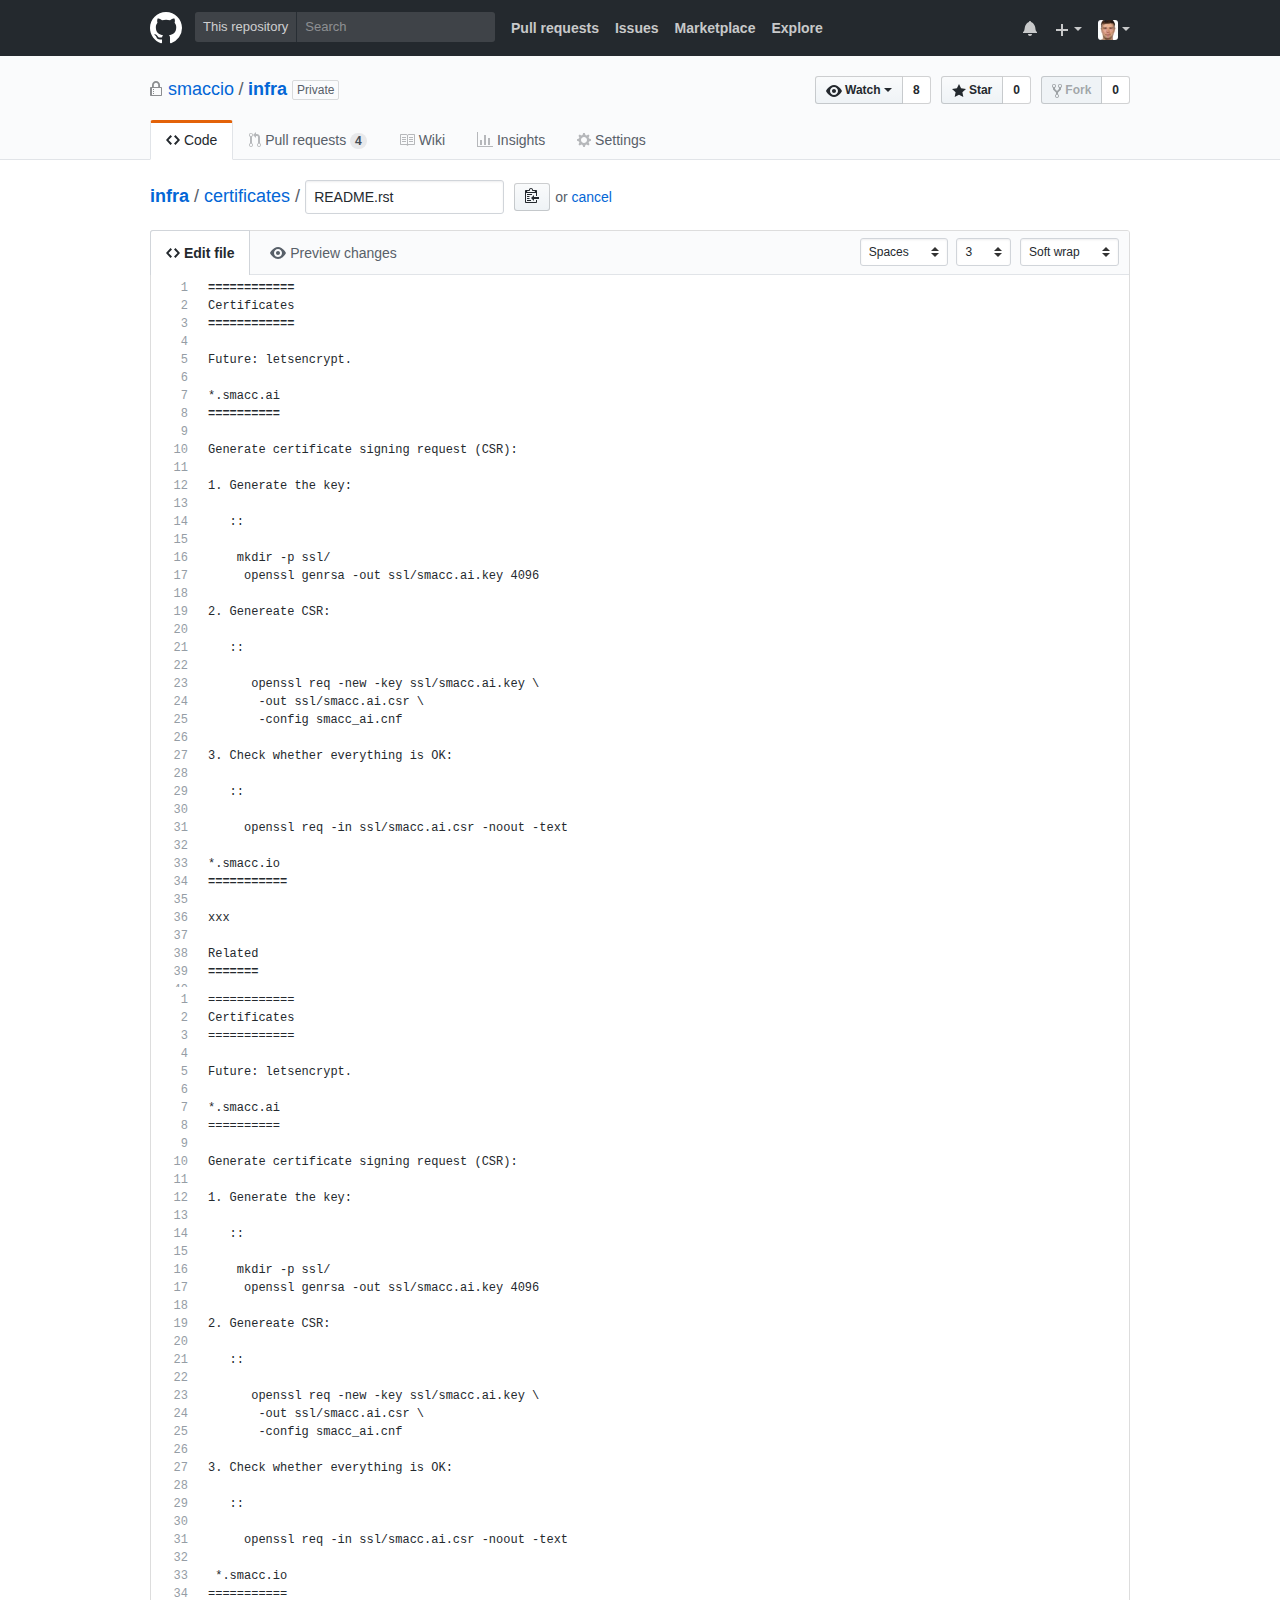
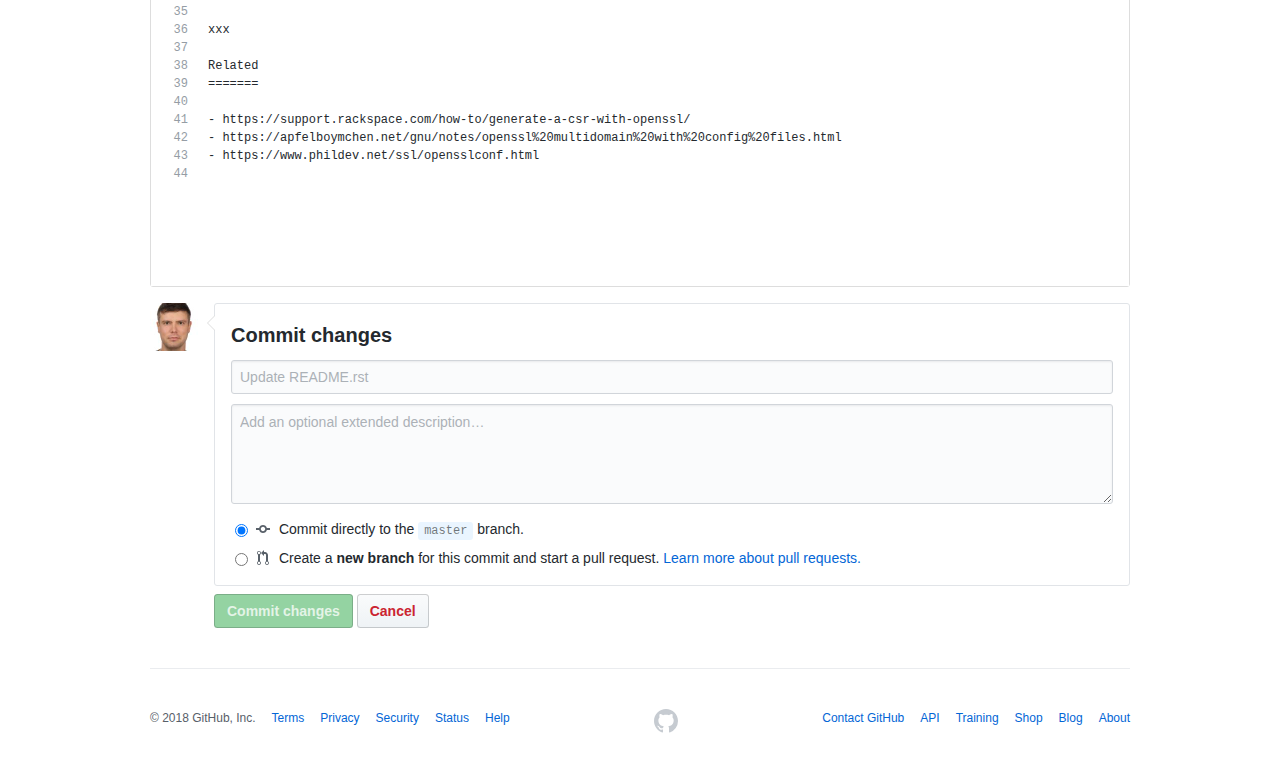
<file: slides/img/Editing infra_README.rst at master · smaccio_infra.htm>
<!DOCTYPE html>
<!-- saved from url=(0068)https://github.com/smaccio/infra/edit/master/certificates/README.rst -->
<html lang="en"><head><meta http-equiv="Content-Type" content="text/html; charset=UTF-8">
    
  <link rel="dns-prefetch" href="https://assets-cdn.github.com/">
  <link rel="dns-prefetch" href="https://avatars0.githubusercontent.com/">
  <link rel="dns-prefetch" href="https://avatars1.githubusercontent.com/">
  <link rel="dns-prefetch" href="https://avatars2.githubusercontent.com/">
  <link rel="dns-prefetch" href="https://avatars3.githubusercontent.com/">
  <link rel="dns-prefetch" href="https://github-cloud.s3.amazonaws.com/">
  <link rel="dns-prefetch" href="https://user-images.githubusercontent.com/">

<meta content="origin-when-cross-origin" name="referrer">

  <link crossorigin="anonymous" href="./Editing infra_README.rst at master · smaccio_infra_files/frameworks-7a12427f1445.css" integrity="sha512-ehJCfxRFqU8Lt/+Hwc4cvp41sPisCp1U2d03SlbM3aKVZcxiYDTVmBsAtOVgAtZ912JFOebwrPXr/JcDNd6bGA==" media="all" rel="stylesheet">
  <link crossorigin="anonymous" href="./Editing infra_README.rst at master · smaccio_infra_files/github-872a1af650d2.css" integrity="sha512-hyoa9lDSdLO4uej148d3a/lqZv7lYLCTxfeR5Imh7UWYWSohQE6Wk7D6S+EF/XjgY9ucI+1FkTxr1DUd5PgHwA==" media="all" rel="stylesheet">
  
  
  
  

  <meta name="viewport" content="width=device-width">
  
  <title>Editing infra/README.rst at master · smaccio/infra</title>
  <link rel="search" type="application/opensearchdescription+xml" href="https://github.com/opensearch.xml" title="GitHub">
  <link rel="fluid-icon" href="https://github.com/fluidicon.png" title="GitHub">
  <meta property="fb:app_id" content="1401488693436528">

    
    <meta content="https://avatars0.githubusercontent.com/u/29305303?s=400&amp;v=4" property="og:image"><meta content="GitHub" property="og:site_name"><meta content="object" property="og:type"><meta content="smaccio/infra" property="og:title"><meta content="https://github.com/smaccio/infra" property="og:url"><meta content="infra - Infrastructure Scripts" property="og:description">

  <link rel="assets" href="https://assets-cdn.github.com/">
  <link rel="web-socket" href="wss://live.github.com/_sockets/VjI6MjM0Njk0NzM1OmY1M2FjMmZhMGRmMTg1ZGJiNjY2NGZjYzRiMGU2NzJiNDJjYTE2OWM2NjU5NGE5YzcxZWUyYTg0OGRmNmI5MjQ=--e722f52a9f422129e0161e54e878ec4a06139f96">
  <meta name="pjax-timeout" content="1000">
  <link rel="sudo-modal" href="https://github.com/sessions/sudo_modal">
  <meta name="request-id" content="C984:6491:1ECEE3B:3523E90:5A8AE73E" data-pjax-transient="">
  

  <meta name="selected-link" value="repo_source" data-pjax-transient="">

    <meta name="google-site-verification" content="KT5gs8h0wvaagLKAVWq8bbeNwnZZK1r1XQysX3xurLU">
  <meta name="google-site-verification" content="ZzhVyEFwb7w3e0-uOTltm8Jsck2F5StVihD0exw2fsA">
  <meta name="google-site-verification" content="GXs5KoUUkNCoaAZn7wPN-t01Pywp9M3sEjnt_3_ZWPc">
    <meta name="google-analytics" content="UA-3769691-2">

<meta content="collector.githubapp.com" name="octolytics-host"><meta content="github" name="octolytics-app-id"><meta content="https://collector.githubapp.com/github-external/browser_event" name="octolytics-event-url"><meta content="C984:6491:1ECEE3B:3523E90:5A8AE73E" name="octolytics-dimension-request_id"><meta content="iad" name="octolytics-dimension-region_edge"><meta content="iad" name="octolytics-dimension-region_render"><meta content="30651937" name="octolytics-actor-id"><meta content="wojciech12" name="octolytics-actor-login"><meta content="beea99e329ea8aee48e044cce9ae14046c73241746583d5a19732a3fb7337ad8" name="octolytics-actor-hash">
<meta content="https://github.com/hydro_browser_events" name="hydro-events-url">
<meta content="/&lt;user-name&gt;/&lt;repo-name&gt;/blob/edit" data-pjax-transient="true" name="analytics-location">




  <meta class="js-ga-set" name="dimension1" content="Logged In">


  

      <meta name="hostname" content="github.com">
    <meta name="user-login" content="wojciech12">

      <meta name="expected-hostname" content="github.com">
    <meta name="js-proxy-site-detection-payload" content="[base64]">

    <meta name="enabled-features" content="UNIVERSE_BANNER,FREE_TRIALS,MARKETPLACE_HERO_CARD_UPLOADER,MARKETPLACE_INSIGHTS,MARKETPLACE_INSIGHTS_CONVERSION_PERCENTAGES">

  <meta name="html-safe-nonce" content="464d2eba288e375d202d78d7e68717ee3a255123">

  <meta http-equiv="x-pjax-version" content="cf966a7bd53b7caccaa5d1c3fd748501">
  

      <link href="https://github.com/smaccio/infra/commits/master.atom?token=AdO2IYjKxut_bpUC0jwOTDkZMgbcN3Xuks64lsg_wA%3D%3D" rel="alternate" title="Recent Commits to infra:master" type="application/atom+xml">

  <meta name="description" content="infra - Infrastructure Scripts">
  <meta name="go-import" content="github.com/smaccio/infra git https://github.com/smaccio/infra.git">

  <meta content="29305303" name="octolytics-dimension-user_id"><meta content="smaccio" name="octolytics-dimension-user_login"><meta content="98297011" name="octolytics-dimension-repository_id"><meta content="smaccio/infra" name="octolytics-dimension-repository_nwo"><meta content="false" name="octolytics-dimension-repository_public"><meta content="false" name="octolytics-dimension-repository_is_fork"><meta content="98297011" name="octolytics-dimension-repository_network_root_id"><meta content="smaccio/infra" name="octolytics-dimension-repository_network_root_nwo"><meta content="false" name="octolytics-dimension-repository_explore_github_marketplace_ci_cta_shown">




  <meta name="browser-stats-url" content="https://api.github.com/_private/browser/stats">

  <meta name="browser-errors-url" content="https://api.github.com/_private/browser/errors">

  <link rel="mask-icon" href="https://assets-cdn.github.com/pinned-octocat.svg" color="#000000">
  <link rel="icon" type="image/x-icon" class="js-site-favicon" href="https://assets-cdn.github.com/favicon.ico">

<meta name="theme-color" content="#1e2327">


  <meta name="u2f-support" content="true">

<link rel="manifest" href="https://github.com/manifest.json" crossorigin="use-credentials">

  </head>

  <body class="logged-in env-production emoji-size-boost page-edit-blob">
    

  <div class="position-relative js-header-wrapper ">
    <a href="https://github.com/smaccio/infra/edit/master/certificates/README.rst#start-of-content" tabindex="1" class="bg-black text-white p-3 show-on-focus js-skip-to-content">Skip to content</a>
    <div id="js-pjax-loader-bar" class="pjax-loader-bar"><div class="progress"></div></div>

    
    
    



        
<header class="Header  f5" role="banner">
  <div class="d-flex px-3 flex-justify-between container-lg">
    <div class="d-flex flex-justify-between ">
      <div class="">
        <a class="header-logo-invertocat" href="https://github.com/" data-hotkey="g d" aria-label="Homepage" data-ga-click="Header, go to dashboard, icon:logo">
  <svg aria-hidden="true" class="octicon octicon-mark-github" height="32" version="1.1" viewBox="0 0 16 16" width="32"><path fill-rule="evenodd" d="M8 0C3.58 0 0 3.58 0 8c0 3.54 2.29 6.53 5.47 7.59.4.07.55-.17.55-.38 0-.19-.01-.82-.01-1.49-2.01.37-2.53-.49-2.69-.94-.09-.23-.48-.94-.82-1.13-.28-.15-.68-.52-.01-.53.63-.01 1.08.58 1.23.82.72 1.21 1.87.87 2.33.66.07-.52.28-.87.51-1.07-1.78-.2-3.64-.89-3.64-3.95 0-.87.31-1.59.82-2.15-.08-.2-.36-1.02.08-2.12 0 0 .67-.21 2.2.82.64-.18 1.32-.27 2-.27.68 0 1.36.09 2 .27 1.53-1.04 2.2-.82 2.2-.82.44 1.1.16 1.92.08 2.12.51.56.82 1.27.82 2.15 0 3.07-1.87 3.75-3.65 3.95.29.25.54.73.54 1.48 0 1.07-.01 1.93-.01 2.2 0 .21.15.46.55.38A8.013 8.013 0 0 0 16 8c0-4.42-3.58-8-8-8z"></path></svg>
</a>

      </div>

    </div>

    <div class="HeaderMenu d-flex flex-justify-between flex-auto">
      <div class="d-flex">
            <div class="">
              <div class="header-search scoped-search site-scoped-search js-site-search" role="search">
  <!-- '"` --><!-- </textarea></xmp> --><form accept-charset="UTF-8" action="https://github.com/smaccio/infra/search" class="js-site-search-form" data-scoped-search-url="/smaccio/infra/search" data-unscoped-search-url="/search" method="get"><div style="margin:0;padding:0;display:inline"><input name="utf8" type="hidden" value="✓"></div>
    <label class="form-control header-search-wrapper js-chromeless-input-container">
        <a href="https://github.com/smaccio/infra/edit/master/certificates/README.rst" class="header-search-scope no-underline">This repository</a>
      <input type="text" class="form-control header-search-input js-site-search-focus js-site-search-field is-clearable" data-hotkey="s" name="q" value="" placeholder="Search" aria-label="Search this repository" data-unscoped-placeholder="Search GitHub" data-scoped-placeholder="Search" autocapitalize="off">
        <input type="hidden" class="js-site-search-type-field" name="type">
    </label>
</form></div>

            </div>

          <ul class="d-flex pl-2 flex-items-center text-bold list-style-none" role="navigation">
            <li>
              <a href="https://github.com/pulls" aria-label="Pull requests you created" class="js-selected-navigation-item HeaderNavlink px-2" data-ga-click="Header, click, Nav menu - item:pulls context:user" data-hotkey="g p" data-selected-links="/pulls /pulls/assigned /pulls/mentioned /pulls">
                Pull requests
</a>            </li>
            <li>
              <a href="https://github.com/issues" aria-label="Issues you created" class="js-selected-navigation-item HeaderNavlink px-2" data-ga-click="Header, click, Nav menu - item:issues context:user" data-hotkey="g i" data-selected-links="/issues /issues/assigned /issues/mentioned /issues">
                Issues
</a>            </li>
                <li>
                  <a href="https://github.com/marketplace" class="js-selected-navigation-item HeaderNavlink px-2" data-ga-click="Header, click, Nav menu - item:marketplace context:user" data-selected-links=" /marketplace">
                    Marketplace
</a>                </li>
            <li>
              <a href="https://github.com/explore" class="js-selected-navigation-item HeaderNavlink px-2" data-ga-click="Header, click, Nav menu - item:explore" data-selected-links="/explore /trending /trending/developers /integrations /integrations/feature/code /integrations/feature/collaborate /integrations/feature/ship showcases showcases_search showcases_landing /explore">
                Explore
</a>            </li>
          </ul>
      </div>

      <div class="d-flex">
        
<ul class="user-nav d-flex flex-items-center list-style-none" id="user-links">
  <li class="dropdown js-menu-container">
    <span class="d-inline-block  px-2">
      
    <a href="https://github.com/notifications" aria-label="You have no unread notifications" class="notification-indicator tooltipped tooltipped-s  js-socket-channel js-notification-indicator" data-channel="notification-changed:30651937" data-ga-click="Header, go to notifications, icon:read" data-hotkey="g n">
        <span class="mail-status "></span>
        <svg aria-hidden="true" class="octicon octicon-bell" height="16" version="1.1" viewBox="0 0 14 16" width="14"><path fill-rule="evenodd" d="M14 12v1H0v-1l.73-.58c.77-.77.81-2.55 1.19-4.42C2.69 3.23 6 2 6 2c0-.55.45-1 1-1s1 .45 1 1c0 0 3.39 1.23 4.16 5 .38 1.88.42 3.66 1.19 4.42l.66.58H14zm-7 4c1.11 0 2-.89 2-2H5c0 1.11.89 2 2 2z"></path></svg>
</a>
    </span>
  </li>

  <li class="dropdown js-menu-container">
    <details class="dropdown-details details-reset js-dropdown-details d-flex px-2 flex-items-center">
      <summary class="HeaderNavlink" aria-label="Create new…" data-ga-click="Header, create new, icon:add">
        <svg aria-hidden="true" class="octicon octicon-plus float-left mr-1 mt-1" height="16" version="1.1" viewBox="0 0 12 16" width="12"><path fill-rule="evenodd" d="M12 9H7v5H5V9H0V7h5V2h2v5h5z"></path></svg>
        <span class="dropdown-caret mt-1"></span>
      </summary>

      <ul class="dropdown-menu dropdown-menu-sw">
        
<a class="dropdown-item" href="https://github.com/new" data-ga-click="Header, create new repository">
  New repository
</a>

  <a class="dropdown-item" href="https://github.com/new/import" data-ga-click="Header, import a repository">
    Import repository
  </a>

<a class="dropdown-item" href="https://gist.github.com/" data-ga-click="Header, create new gist">
  New gist
</a>

  <a class="dropdown-item" href="https://github.com/organizations/new" data-ga-click="Header, create new organization">
    New organization
  </a>




      </ul>
    </details>
  </li>

  <li class="dropdown js-menu-container">

    <details class="dropdown-details details-reset js-dropdown-details d-flex pl-2 flex-items-center">
      <summary class="HeaderNavlink name mt-1" aria-label="View profile and more" data-ga-click="Header, show menu, icon:avatar">
        <img alt="@wojciech12" class="avatar float-left mr-1" src="./Editing infra_README.rst at master · smaccio_infra_files/30651937" height="20" width="20">
        <span class="dropdown-caret"></span>
      </summary>

      <ul class="dropdown-menu dropdown-menu-sw">
        <li class="dropdown-header header-nav-current-user css-truncate">
          Signed in as <strong class="css-truncate-target">wojciech12</strong>
        </li>

        <li class="dropdown-divider"></li>

        <li><a class="dropdown-item" href="https://github.com/wojciech12" data-ga-click="Header, go to profile, text:your profile">
          Your profile
        </a></li>
        <li><a class="dropdown-item" href="https://github.com/wojciech12?tab=stars" data-ga-click="Header, go to starred repos, text:your stars">
          Your stars
        </a></li>
          <li><a class="dropdown-item" href="https://gist.github.com/" data-ga-click="Header, your gists, text:your gists">Your gists</a></li>

        <li class="dropdown-divider"></li>

        <li><a class="dropdown-item" href="https://help.github.com/" data-ga-click="Header, go to help, text:help">
          Help
        </a></li>

        <li><a class="dropdown-item" href="https://github.com/settings/profile" data-ga-click="Header, go to settings, icon:settings">
          Settings
        </a></li>

        <li><!-- '"` --><!-- </textarea></xmp> --><form accept-charset="UTF-8" action="https://github.com/logout" class="logout-form" method="post"><div style="margin:0;padding:0;display:inline"><input name="utf8" type="hidden" value="✓"><input name="authenticity_token" type="hidden" value="VneKOpjDselqBDXYUJzrKiS1oiPw77K3L+HyLKwtvYJFcKv27Stw286ZebOBsuK/sA1xy4VTtFZvhW2cTi5OpA=="></div>
          <button type="submit" class="dropdown-item dropdown-signout" data-ga-click="Header, sign out, icon:logout">
            Sign out
          </button>
        </form></li>
      </ul>
    </details>
  </li>
</ul>



        <!-- '"` --><!-- </textarea></xmp> --><form accept-charset="UTF-8" action="https://github.com/logout" class="sr-only right-0" method="post"><div style="margin:0;padding:0;display:inline"><input name="utf8" type="hidden" value="✓"><input name="authenticity_token" type="hidden" value="I7V+NEHGymcxUM82lHCEF0D1BoABLKDTBrU6YwIoMhowsl/4NC4LVZXNg11FXo2C1E3VaHSQpjJG0aXT4CvBPA=="></div>
          <button type="submit" class="dropdown-item dropdown-signout" data-ga-click="Header, sign out, icon:logout">
            Sign out
          </button>
</form>      </div>
    </div>
  </div>
</header>

      

  </div>

  <div id="start-of-content" class="show-on-focus"></div>

    <div id="js-flash-container">
</div>



  <div role="main" class="application-main ">
        <div itemscope="" itemtype="http://schema.org/SoftwareSourceCode" class="">
    <div id="js-repo-pjax-container" data-pjax-container="">
      



  



  <div class="pagehead repohead instapaper_ignore readability-menu experiment-repo-nav  ">
    <div class="repohead-details-container clearfix container">

      <ul class="pagehead-actions">
  <li>
        <!-- '"` --><!-- </textarea></xmp> --><form accept-charset="UTF-8" action="https://github.com/notifications/subscribe" class="js-social-container" data-autosubmit="true" data-remote="true" method="post"><div style="margin:0;padding:0;display:inline"><input name="utf8" type="hidden" value="✓"><input name="authenticity_token" type="hidden" value="mGaESxqYZ48pVDeIlFotZ1XIZ6iRnOpgkRBkE5wiFFEK4rQV75XKhHluW5I5tz+11qnrpw1pKZqnT3UsW0yVNw=="></div>      <input class="form-control" id="repository_id" name="repository_id" type="hidden" value="98297011">

        <div class="select-menu js-menu-container js-select-menu">
          <a href="https://github.com/smaccio/infra/subscription" class="btn btn-sm btn-with-count select-menu-button js-menu-target" role="button" aria-haspopup="true" aria-expanded="false" aria-label="Toggle repository notifications menu" data-ga-click="Repository, click Watch settings, action:blob#edit">
            <span class="js-select-button">
                <svg aria-hidden="true" class="octicon octicon-eye" height="16" version="1.1" viewBox="0 0 16 16" width="16"><path fill-rule="evenodd" d="M8.06 2C3 2 0 8 0 8s3 6 8.06 6C13 14 16 8 16 8s-3-6-7.94-6zM8 12c-2.2 0-4-1.78-4-4 0-2.2 1.8-4 4-4 2.22 0 4 1.8 4 4 0 2.22-1.78 4-4 4zm2-4c0 1.11-.89 2-2 2-1.11 0-2-.89-2-2 0-1.11.89-2 2-2 1.11 0 2 .89 2 2z"></path></svg>
                Watch
            </span>
          </a>
          <a class="social-count js-social-count" href="https://github.com/smaccio/infra/watchers" aria-label="8 users are watching this repository">
            8
          </a>

        <div class="select-menu-modal-holder">
          <div class="select-menu-modal subscription-menu-modal js-menu-content">
            <div class="select-menu-header js-navigation-enable" tabindex="-1">
              <svg aria-label="Close" class="octicon octicon-x js-menu-close" height="16" role="img" version="1.1" viewBox="0 0 12 16" width="12"><path fill-rule="evenodd" d="M7.48 8l3.75 3.75-1.48 1.48L6 9.48l-3.75 3.75-1.48-1.48L4.52 8 .77 4.25l1.48-1.48L6 6.52l3.75-3.75 1.48 1.48z"></path></svg>
              <span class="select-menu-title">Notifications</span>
            </div>

              <div class="select-menu-list js-navigation-container" role="menu">

                <div class="select-menu-item js-navigation-item selected" role="menuitem" tabindex="0">
                  <svg aria-hidden="true" class="octicon octicon-check select-menu-item-icon" height="16" version="1.1" viewBox="0 0 12 16" width="12"><path fill-rule="evenodd" d="M12 5l-8 8-4-4 1.5-1.5L4 10l6.5-6.5z"></path></svg>
                  <div class="select-menu-item-text">
                    <input checked="checked" id="do_included" name="do" type="radio" value="included">
                    <span class="select-menu-item-heading">Not watching</span>
                    <span class="description">Be notified when participating or @mentioned.</span>
                    <span class="js-select-button-text hidden-select-button-text">
                      <svg aria-hidden="true" class="octicon octicon-eye" height="16" version="1.1" viewBox="0 0 16 16" width="16"><path fill-rule="evenodd" d="M8.06 2C3 2 0 8 0 8s3 6 8.06 6C13 14 16 8 16 8s-3-6-7.94-6zM8 12c-2.2 0-4-1.78-4-4 0-2.2 1.8-4 4-4 2.22 0 4 1.8 4 4 0 2.22-1.78 4-4 4zm2-4c0 1.11-.89 2-2 2-1.11 0-2-.89-2-2 0-1.11.89-2 2-2 1.11 0 2 .89 2 2z"></path></svg>
                      Watch
                    </span>
                  </div>
                </div>

                <div class="select-menu-item js-navigation-item " role="menuitem" tabindex="0">
                  <svg aria-hidden="true" class="octicon octicon-check select-menu-item-icon" height="16" version="1.1" viewBox="0 0 12 16" width="12"><path fill-rule="evenodd" d="M12 5l-8 8-4-4 1.5-1.5L4 10l6.5-6.5z"></path></svg>
                  <div class="select-menu-item-text">
                    <input id="do_subscribed" name="do" type="radio" value="subscribed">
                    <span class="select-menu-item-heading">Watching</span>
                    <span class="description">Be notified of all conversations.</span>
                    <span class="js-select-button-text hidden-select-button-text">
                      <svg aria-hidden="true" class="octicon octicon-eye" height="16" version="1.1" viewBox="0 0 16 16" width="16"><path fill-rule="evenodd" d="M8.06 2C3 2 0 8 0 8s3 6 8.06 6C13 14 16 8 16 8s-3-6-7.94-6zM8 12c-2.2 0-4-1.78-4-4 0-2.2 1.8-4 4-4 2.22 0 4 1.8 4 4 0 2.22-1.78 4-4 4zm2-4c0 1.11-.89 2-2 2-1.11 0-2-.89-2-2 0-1.11.89-2 2-2 1.11 0 2 .89 2 2z"></path></svg>
                        Unwatch
                    </span>
                  </div>
                </div>

                <div class="select-menu-item js-navigation-item " role="menuitem" tabindex="0">
                  <svg aria-hidden="true" class="octicon octicon-check select-menu-item-icon" height="16" version="1.1" viewBox="0 0 12 16" width="12"><path fill-rule="evenodd" d="M12 5l-8 8-4-4 1.5-1.5L4 10l6.5-6.5z"></path></svg>
                  <div class="select-menu-item-text">
                    <input id="do_ignore" name="do" type="radio" value="ignore">
                    <span class="select-menu-item-heading">Ignoring</span>
                    <span class="description">Never be notified.</span>
                    <span class="js-select-button-text hidden-select-button-text">
                      <svg aria-hidden="true" class="octicon octicon-mute" height="16" version="1.1" viewBox="0 0 16 16" width="16"><path fill-rule="evenodd" d="M8 2.81v10.38c0 .67-.81 1-1.28.53L3 10H1c-.55 0-1-.45-1-1V7c0-.55.45-1 1-1h2l3.72-3.72C7.19 1.81 8 2.14 8 2.81zm7.53 3.22l-1.06-1.06-1.97 1.97-1.97-1.97-1.06 1.06L11.44 8 9.47 9.97l1.06 1.06 1.97-1.97 1.97 1.97 1.06-1.06L13.56 8l1.97-1.97z"></path></svg>
                        Stop ignoring
                    </span>
                  </div>
                </div>

              </div>

            </div>
          </div>
        </div>
</form>
  </li>

  <li>
    
  <div class="js-toggler-container js-social-container starring-container ">
    <!-- '"` --><!-- </textarea></xmp> --><form accept-charset="UTF-8" action="https://github.com/smaccio/infra/unstar" class="starred js-social-form" method="post"><div style="margin:0;padding:0;display:inline"><input name="utf8" type="hidden" value="✓"><input name="authenticity_token" type="hidden" value="PyAROjSBI9b2orwJpw5QjssfA98GzcUsA3i+wVhfsKUF1TvINYN+m4nJ2jEtMGVQbfHQz80ET6KjdUrX0gvsdg=="></div>
      <input type="hidden" name="context" value="repository">
      <button type="submit" class="btn btn-sm btn-with-count js-toggler-target" aria-label="Unstar this repository" title="Unstar smaccio/infra" data-ga-click="Repository, click unstar button, action:blob#edit; text:Unstar">
        <svg aria-hidden="true" class="octicon octicon-star" height="16" version="1.1" viewBox="0 0 14 16" width="14"><path fill-rule="evenodd" d="M14 6l-4.9-.64L7 1 4.9 5.36 0 6l3.6 3.26L2.67 14 7 11.67 11.33 14l-.93-4.74z"></path></svg>
        Unstar
      </button>
        <a class="social-count js-social-count" href="https://github.com/smaccio/infra/stargazers" aria-label="0 users starred this repository">
          0
        </a>
</form>
    <!-- '"` --><!-- </textarea></xmp> --><form accept-charset="UTF-8" action="https://github.com/smaccio/infra/star" class="unstarred js-social-form" method="post"><div style="margin:0;padding:0;display:inline"><input name="utf8" type="hidden" value="✓"><input name="authenticity_token" type="hidden" value="eQhROS8VMwEWhTHrDPOZZYG96c4qgQYMNOXqCFUHuPos6/VrEo7fULgc2PlOSxEKQoANx0u0EwPREG4eJjdmpQ=="></div>
      <input type="hidden" name="context" value="repository">
      <button type="submit" class="btn btn-sm btn-with-count js-toggler-target" aria-label="Star this repository" title="Star smaccio/infra" data-ga-click="Repository, click star button, action:blob#edit; text:Star">
        <svg aria-hidden="true" class="octicon octicon-star" height="16" version="1.1" viewBox="0 0 14 16" width="14"><path fill-rule="evenodd" d="M14 6l-4.9-.64L7 1 4.9 5.36 0 6l3.6 3.26L2.67 14 7 11.67 11.33 14l-.93-4.74z"></path></svg>
        Star
      </button>
        <a class="social-count js-social-count" href="https://github.com/smaccio/infra/stargazers" aria-label="0 users starred this repository">
          0
        </a>
</form>  </div>

  </li>

  <li>
        <span aria-label="Cannot fork because forking is disabled." class="btn btn-sm btn-with-count disabled" title="Cannot fork because forking is disabled.">
          <svg aria-hidden="true" class="octicon octicon-repo-forked" height="16" version="1.1" viewBox="0 0 10 16" width="10"><path fill-rule="evenodd" d="M8 1a1.993 1.993 0 0 0-1 3.72V6L5 8 3 6V4.72A1.993 1.993 0 0 0 2 1a1.993 1.993 0 0 0-1 3.72V6.5l3 3v1.78A1.993 1.993 0 0 0 5 15a1.993 1.993 0 0 0 1-3.72V9.5l3-3V4.72A1.993 1.993 0 0 0 8 1zM2 4.2C1.34 4.2.8 3.65.8 3c0-.65.55-1.2 1.2-1.2.65 0 1.2.55 1.2 1.2 0 .65-.55 1.2-1.2 1.2zm3 10c-.66 0-1.2-.55-1.2-1.2 0-.65.55-1.2 1.2-1.2.65 0 1.2.55 1.2 1.2 0 .65-.55 1.2-1.2 1.2zm3-10c-.66 0-1.2-.55-1.2-1.2 0-.65.55-1.2 1.2-1.2.65 0 1.2.55 1.2 1.2 0 .65-.55 1.2-1.2 1.2z"></path></svg>
          Fork
</span>
    <a href="https://github.com/smaccio/infra/network" class="social-count" aria-label="0 users forked this repository">
      0
    </a>
  </li>
</ul>

      <h1 class="private ">
  <svg aria-hidden="true" class="octicon octicon-lock" height="16" version="1.1" viewBox="0 0 12 16" width="12"><path fill-rule="evenodd" d="M4 13H3v-1h1v1zm8-6v7c0 .55-.45 1-1 1H1c-.55 0-1-.45-1-1V7c0-.55.45-1 1-1h1V4c0-2.2 1.8-4 4-4s4 1.8 4 4v2h1c.55 0 1 .45 1 1zM3.8 6h4.41V4c0-1.22-.98-2.2-2.2-2.2-1.22 0-2.2.98-2.2 2.2v2H3.8zM11 7H2v7h9V7zM4 8H3v1h1V8zm0 2H3v1h1v-1z"></path></svg>
  <span class="author" itemprop="author"><a href="https://github.com/smaccio" class="url fn" rel="author">smaccio</a></span><!--
--><span class="path-divider">/</span><!--
--><strong itemprop="name"><a href="https://github.com/smaccio/infra" data-pjax="#js-repo-pjax-container">infra</a></strong>
    <span class="Label Label--outline v-align-middle">Private</span>

</h1>

    </div>
    
<nav class="reponav js-repo-nav js-sidenav-container-pjax container" itemscope="" itemtype="http://schema.org/BreadcrumbList" role="navigation" data-pjax="#js-repo-pjax-container">

  <span itemscope="" itemtype="http://schema.org/ListItem" itemprop="itemListElement">
    <a href="https://github.com/smaccio/infra" class="js-selected-navigation-item selected reponav-item" data-hotkey="g c" data-selected-links="repo_source repo_downloads repo_commits repo_releases repo_tags repo_branches repo_packages /smaccio/infra" itemprop="url">
      <svg aria-hidden="true" class="octicon octicon-code" height="16" version="1.1" viewBox="0 0 14 16" width="14"><path fill-rule="evenodd" d="M9.5 3L8 4.5 11.5 8 8 11.5 9.5 13 14 8 9.5 3zm-5 0L0 8l4.5 5L6 11.5 2.5 8 6 4.5 4.5 3z"></path></svg>
      <span itemprop="name">Code</span>
      <meta itemprop="position" content="1">
</a>  </span>


  <span itemscope="" itemtype="http://schema.org/ListItem" itemprop="itemListElement">
    <a href="https://github.com/smaccio/infra/pulls" class="js-selected-navigation-item reponav-item" data-hotkey="g p" data-selected-links="repo_pulls checks /smaccio/infra/pulls" itemprop="url">
      <svg aria-hidden="true" class="octicon octicon-git-pull-request" height="16" version="1.1" viewBox="0 0 12 16" width="12"><path fill-rule="evenodd" d="M11 11.28V5c-.03-.78-.34-1.47-.94-2.06C9.46 2.35 8.78 2.03 8 2H7V0L4 3l3 3V4h1c.27.02.48.11.69.31.21.2.3.42.31.69v6.28A1.993 1.993 0 0 0 10 15a1.993 1.993 0 0 0 1-3.72zm-1 2.92c-.66 0-1.2-.55-1.2-1.2 0-.65.55-1.2 1.2-1.2.65 0 1.2.55 1.2 1.2 0 .65-.55 1.2-1.2 1.2zM4 3c0-1.11-.89-2-2-2a1.993 1.993 0 0 0-1 3.72v6.56A1.993 1.993 0 0 0 2 15a1.993 1.993 0 0 0 1-3.72V4.72c.59-.34 1-.98 1-1.72zm-.8 10c0 .66-.55 1.2-1.2 1.2-.65 0-1.2-.55-1.2-1.2 0-.65.55-1.2 1.2-1.2.65 0 1.2.55 1.2 1.2zM2 4.2C1.34 4.2.8 3.65.8 3c0-.65.55-1.2 1.2-1.2.65 0 1.2.55 1.2 1.2 0 .65-.55 1.2-1.2 1.2z"></path></svg>
      <span itemprop="name">Pull requests</span>
      <span class="Counter">4</span>
      <meta itemprop="position" content="3">
</a>  </span>


    <a href="https://github.com/smaccio/infra/wiki" class="js-selected-navigation-item reponav-item" data-hotkey="g w" data-selected-links="repo_wiki /smaccio/infra/wiki">
      <svg aria-hidden="true" class="octicon octicon-book" height="16" version="1.1" viewBox="0 0 16 16" width="16"><path fill-rule="evenodd" d="M3 5h4v1H3V5zm0 3h4V7H3v1zm0 2h4V9H3v1zm11-5h-4v1h4V5zm0 2h-4v1h4V7zm0 2h-4v1h4V9zm2-6v9c0 .55-.45 1-1 1H9.5l-1 1-1-1H2c-.55 0-1-.45-1-1V3c0-.55.45-1 1-1h5.5l1 1 1-1H15c.55 0 1 .45 1 1zm-8 .5L7.5 3H2v9h6V3.5zm7-.5H9.5l-.5.5V12h6V3z"></path></svg>
      Wiki
</a>

  <a href="https://github.com/smaccio/infra/pulse" class="js-selected-navigation-item reponav-item" data-selected-links="repo_graphs repo_contributors dependency_graph pulse /smaccio/infra/pulse">
    <svg aria-hidden="true" class="octicon octicon-graph" height="16" version="1.1" viewBox="0 0 16 16" width="16"><path fill-rule="evenodd" d="M16 14v1H0V0h1v14h15zM5 13H3V8h2v5zm4 0H7V3h2v10zm4 0h-2V6h2v7z"></path></svg>
    Insights
</a>
    <a href="https://github.com/smaccio/infra/settings" class="js-selected-navigation-item reponav-item" data-selected-links="repo_settings repo_branch_settings hooks integration_installations repo_keys_settings /smaccio/infra/settings">
      <svg aria-hidden="true" class="octicon octicon-gear" height="16" version="1.1" viewBox="0 0 14 16" width="14"><path fill-rule="evenodd" d="M14 8.77v-1.6l-1.94-.64-.45-1.09.88-1.84-1.13-1.13-1.81.91-1.09-.45-.69-1.92h-1.6l-.63 1.94-1.11.45-1.84-.88-1.13 1.13.91 1.81-.45 1.09L0 7.23v1.59l1.94.64.45 1.09-.88 1.84 1.13 1.13 1.81-.91 1.09.45.69 1.92h1.59l.63-1.94 1.11-.45 1.84.88 1.13-1.13-.92-1.81.47-1.09L14 8.75v.02zM7 11c-1.66 0-3-1.34-3-3s1.34-3 3-3 3 1.34 3 3-1.34 3-3 3z"></path></svg>
      Settings
</a>
</nav>


  </div>

<div class="container new-discussion-timeline experiment-repo-nav  ">
  <div class="repository-content ">

    


  


  <div class="file-box">
    <!-- '"` --><!-- </textarea></xmp> --><form accept-charset="UTF-8" action="https://github.com/smaccio/infra/preview/master/certificates/README.rst" class="d-none js-blob-preview-form" method="post"><div style="margin:0;padding:0;display:inline"><input name="utf8" type="hidden" value="✓"><input name="authenticity_token" type="hidden" value="cKU8zXaWYGFV1Vw1EixE+FxGJj0+MNi1eB/IDWeXKUJGXmPaoEO+OBdLhq6/87aEBSsJW2xKBmE9bZ0cIqkP1w=="></div>
      <input type="hidden" name="code">
      <input type="hidden" name="commit">
      <input type="hidden" name="blobname">
      <input type="hidden" name="willcreatebranch">
      <input type="hidden" name="checkConflict">
</form>    <!-- '"` --><!-- </textarea></xmp> --><form accept-charset="UTF-8" action="https://github.com/smaccio/infra/tree-save/master/certificates/README.rst" class="js-blob-form" data-github-confirm-unload="Your edits will be lost." id="new_blob" method="post"><div style="margin:0;padding:0;display:inline"><input name="utf8" type="hidden" value="✓"><input name="authenticity_token" type="hidden" value="4npEeQl2VS8hOjklCDPCJd5/xYjLn0ACppQBeAtjfmS6CiaCdAEOaKYwds15Sczy3AqvVOKLVC98kmmyNg91Ng=="></div>
      

<div class="breadcrumb js-zeroclipboard-container">
    <div class="editor-gitignore-template js-gitignore-template js-template-suggestion d-none" data-template-suggestion-pattern="^(.+\/)?\.gitignore$">
      Want to use a <code>.gitignore</code> template?
      <span class="select-menu js-menu-container js-select-menu">
  <button class="btn btn-sm select-menu-button js-menu-target" aria-haspopup="true" aria-expanded="false" type="button">
    <i>Choose .gitignore:</i>
    <span class="js-select-button">None</span>
  </button>

  <div class="select-menu-modal-holder select-menu-git-ignore js-menu-content js-navigation-container">

    <div class="select-menu-modal">
      <div class="select-menu-header">
        <svg aria-label="Close" class="octicon octicon-x js-menu-close" height="16" role="img" version="1.1" viewBox="0 0 12 16" width="12"><path fill-rule="evenodd" d="M7.48 8l3.75 3.75-1.48 1.48L6 9.48l-3.75 3.75-1.48-1.48L4.52 8 .77 4.25l1.48-1.48L6 6.52l3.75-3.75 1.48 1.48z"></path></svg>
        <span class="select-menu-title">.gitignore</span>
      </div>

      <div class="select-menu-filters">
        <div class="select-menu-text-filter">
          <input type="text" id="context-ignore-filter-field" class="form-control js-filterable-field js-navigation-enable" placeholder="Filter ignores…" aria-label="Choose .gitignore type">
        </div>
      </div>

      <div class="select-menu-list" role="menu">
        <div data-filterable-for="context-ignore-filter-field">
            <div class="select-menu-item js-navigation-item" role="menuitem">
              <input data-template-url="https://github.com/site/gitignore/Actionscript" id="gitignore-actionscript_Actionscript" name="gitignore-actionscript" type="radio" value="Actionscript">
              <svg aria-hidden="true" class="octicon octicon-check select-menu-item-icon" height="16" version="1.1" viewBox="0 0 12 16" width="12"><path fill-rule="evenodd" d="M12 5l-8 8-4-4 1.5-1.5L4 10l6.5-6.5z"></path></svg>
              <div class="select-menu-item-text js-select-button-text">Actionscript</div>
            </div>
            <div class="select-menu-item js-navigation-item" role="menuitem">
              <input data-template-url="https://github.com/site/gitignore/Ada" id="gitignore-ada_Ada" name="gitignore-ada" type="radio" value="Ada">
              <svg aria-hidden="true" class="octicon octicon-check select-menu-item-icon" height="16" version="1.1" viewBox="0 0 12 16" width="12"><path fill-rule="evenodd" d="M12 5l-8 8-4-4 1.5-1.5L4 10l6.5-6.5z"></path></svg>
              <div class="select-menu-item-text js-select-button-text">Ada</div>
            </div>
            <div class="select-menu-item js-navigation-item" role="menuitem">
              <input data-template-url="https://github.com/site/gitignore/Agda" id="gitignore-agda_Agda" name="gitignore-agda" type="radio" value="Agda">
              <svg aria-hidden="true" class="octicon octicon-check select-menu-item-icon" height="16" version="1.1" viewBox="0 0 12 16" width="12"><path fill-rule="evenodd" d="M12 5l-8 8-4-4 1.5-1.5L4 10l6.5-6.5z"></path></svg>
              <div class="select-menu-item-text js-select-button-text">Agda</div>
            </div>
            <div class="select-menu-item js-navigation-item" role="menuitem">
              <input data-template-url="https://github.com/site/gitignore/Android" id="gitignore-android_Android" name="gitignore-android" type="radio" value="Android">
              <svg aria-hidden="true" class="octicon octicon-check select-menu-item-icon" height="16" version="1.1" viewBox="0 0 12 16" width="12"><path fill-rule="evenodd" d="M12 5l-8 8-4-4 1.5-1.5L4 10l6.5-6.5z"></path></svg>
              <div class="select-menu-item-text js-select-button-text">Android</div>
            </div>
            <div class="select-menu-item js-navigation-item" role="menuitem">
              <input data-template-url="https://github.com/site/gitignore/AppEngine" id="gitignore-appengine_AppEngine" name="gitignore-appengine" type="radio" value="AppEngine">
              <svg aria-hidden="true" class="octicon octicon-check select-menu-item-icon" height="16" version="1.1" viewBox="0 0 12 16" width="12"><path fill-rule="evenodd" d="M12 5l-8 8-4-4 1.5-1.5L4 10l6.5-6.5z"></path></svg>
              <div class="select-menu-item-text js-select-button-text">AppEngine</div>
            </div>
            <div class="select-menu-item js-navigation-item" role="menuitem">
              <input data-template-url="https://github.com/site/gitignore/AppceleratorTitanium" id="gitignore-appceleratortitanium_AppceleratorTitanium" name="gitignore-appceleratortitanium" type="radio" value="AppceleratorTitanium">
              <svg aria-hidden="true" class="octicon octicon-check select-menu-item-icon" height="16" version="1.1" viewBox="0 0 12 16" width="12"><path fill-rule="evenodd" d="M12 5l-8 8-4-4 1.5-1.5L4 10l6.5-6.5z"></path></svg>
              <div class="select-menu-item-text js-select-button-text">AppceleratorTitanium</div>
            </div>
            <div class="select-menu-item js-navigation-item" role="menuitem">
              <input data-template-url="https://github.com/site/gitignore/ArchLinuxPackages" id="gitignore-archlinuxpackages_ArchLinuxPackages" name="gitignore-archlinuxpackages" type="radio" value="ArchLinuxPackages">
              <svg aria-hidden="true" class="octicon octicon-check select-menu-item-icon" height="16" version="1.1" viewBox="0 0 12 16" width="12"><path fill-rule="evenodd" d="M12 5l-8 8-4-4 1.5-1.5L4 10l6.5-6.5z"></path></svg>
              <div class="select-menu-item-text js-select-button-text">ArchLinuxPackages</div>
            </div>
            <div class="select-menu-item js-navigation-item" role="menuitem">
              <input data-template-url="https://github.com/site/gitignore/Autotools" id="gitignore-autotools_Autotools" name="gitignore-autotools" type="radio" value="Autotools">
              <svg aria-hidden="true" class="octicon octicon-check select-menu-item-icon" height="16" version="1.1" viewBox="0 0 12 16" width="12"><path fill-rule="evenodd" d="M12 5l-8 8-4-4 1.5-1.5L4 10l6.5-6.5z"></path></svg>
              <div class="select-menu-item-text js-select-button-text">Autotools</div>
            </div>
            <div class="select-menu-item js-navigation-item" role="menuitem">
              <input data-template-url="https://github.com/site/gitignore/C" id="gitignore-c_C" name="gitignore-c" type="radio" value="C">
              <svg aria-hidden="true" class="octicon octicon-check select-menu-item-icon" height="16" version="1.1" viewBox="0 0 12 16" width="12"><path fill-rule="evenodd" d="M12 5l-8 8-4-4 1.5-1.5L4 10l6.5-6.5z"></path></svg>
              <div class="select-menu-item-text js-select-button-text">C</div>
            </div>
            <div class="select-menu-item js-navigation-item" role="menuitem">
              <input data-template-url="https://github.com/site/gitignore/C++" id="gitignore-c___C__" name="gitignore-c++" type="radio" value="C++">
              <svg aria-hidden="true" class="octicon octicon-check select-menu-item-icon" height="16" version="1.1" viewBox="0 0 12 16" width="12"><path fill-rule="evenodd" d="M12 5l-8 8-4-4 1.5-1.5L4 10l6.5-6.5z"></path></svg>
              <div class="select-menu-item-text js-select-button-text">C++</div>
            </div>
            <div class="select-menu-item js-navigation-item" role="menuitem">
              <input data-template-url="https://github.com/site/gitignore/CFWheels" id="gitignore-cfwheels_CFWheels" name="gitignore-cfwheels" type="radio" value="CFWheels">
              <svg aria-hidden="true" class="octicon octicon-check select-menu-item-icon" height="16" version="1.1" viewBox="0 0 12 16" width="12"><path fill-rule="evenodd" d="M12 5l-8 8-4-4 1.5-1.5L4 10l6.5-6.5z"></path></svg>
              <div class="select-menu-item-text js-select-button-text">CFWheels</div>
            </div>
            <div class="select-menu-item js-navigation-item" role="menuitem">
              <input data-template-url="https://github.com/site/gitignore/CMake" id="gitignore-cmake_CMake" name="gitignore-cmake" type="radio" value="CMake">
              <svg aria-hidden="true" class="octicon octicon-check select-menu-item-icon" height="16" version="1.1" viewBox="0 0 12 16" width="12"><path fill-rule="evenodd" d="M12 5l-8 8-4-4 1.5-1.5L4 10l6.5-6.5z"></path></svg>
              <div class="select-menu-item-text js-select-button-text">CMake</div>
            </div>
            <div class="select-menu-item js-navigation-item" role="menuitem">
              <input data-template-url="https://github.com/site/gitignore/CUDA" id="gitignore-cuda_CUDA" name="gitignore-cuda" type="radio" value="CUDA">
              <svg aria-hidden="true" class="octicon octicon-check select-menu-item-icon" height="16" version="1.1" viewBox="0 0 12 16" width="12"><path fill-rule="evenodd" d="M12 5l-8 8-4-4 1.5-1.5L4 10l6.5-6.5z"></path></svg>
              <div class="select-menu-item-text js-select-button-text">CUDA</div>
            </div>
            <div class="select-menu-item js-navigation-item" role="menuitem">
              <input data-template-url="https://github.com/site/gitignore/CakePHP" id="gitignore-cakephp_CakePHP" name="gitignore-cakephp" type="radio" value="CakePHP">
              <svg aria-hidden="true" class="octicon octicon-check select-menu-item-icon" height="16" version="1.1" viewBox="0 0 12 16" width="12"><path fill-rule="evenodd" d="M12 5l-8 8-4-4 1.5-1.5L4 10l6.5-6.5z"></path></svg>
              <div class="select-menu-item-text js-select-button-text">CakePHP</div>
            </div>
            <div class="select-menu-item js-navigation-item" role="menuitem">
              <input data-template-url="https://github.com/site/gitignore/ChefCookbook" id="gitignore-chefcookbook_ChefCookbook" name="gitignore-chefcookbook" type="radio" value="ChefCookbook">
              <svg aria-hidden="true" class="octicon octicon-check select-menu-item-icon" height="16" version="1.1" viewBox="0 0 12 16" width="12"><path fill-rule="evenodd" d="M12 5l-8 8-4-4 1.5-1.5L4 10l6.5-6.5z"></path></svg>
              <div class="select-menu-item-text js-select-button-text">ChefCookbook</div>
            </div>
            <div class="select-menu-item js-navigation-item" role="menuitem">
              <input data-template-url="https://github.com/site/gitignore/Clojure" id="gitignore-clojure_Clojure" name="gitignore-clojure" type="radio" value="Clojure">
              <svg aria-hidden="true" class="octicon octicon-check select-menu-item-icon" height="16" version="1.1" viewBox="0 0 12 16" width="12"><path fill-rule="evenodd" d="M12 5l-8 8-4-4 1.5-1.5L4 10l6.5-6.5z"></path></svg>
              <div class="select-menu-item-text js-select-button-text">Clojure</div>
            </div>
            <div class="select-menu-item js-navigation-item" role="menuitem">
              <input data-template-url="https://github.com/site/gitignore/CodeIgniter" id="gitignore-codeigniter_CodeIgniter" name="gitignore-codeigniter" type="radio" value="CodeIgniter">
              <svg aria-hidden="true" class="octicon octicon-check select-menu-item-icon" height="16" version="1.1" viewBox="0 0 12 16" width="12"><path fill-rule="evenodd" d="M12 5l-8 8-4-4 1.5-1.5L4 10l6.5-6.5z"></path></svg>
              <div class="select-menu-item-text js-select-button-text">CodeIgniter</div>
            </div>
            <div class="select-menu-item js-navigation-item" role="menuitem">
              <input data-template-url="https://github.com/site/gitignore/CommonLisp" id="gitignore-commonlisp_CommonLisp" name="gitignore-commonlisp" type="radio" value="CommonLisp">
              <svg aria-hidden="true" class="octicon octicon-check select-menu-item-icon" height="16" version="1.1" viewBox="0 0 12 16" width="12"><path fill-rule="evenodd" d="M12 5l-8 8-4-4 1.5-1.5L4 10l6.5-6.5z"></path></svg>
              <div class="select-menu-item-text js-select-button-text">CommonLisp</div>
            </div>
            <div class="select-menu-item js-navigation-item" role="menuitem">
              <input data-template-url="https://github.com/site/gitignore/Composer" id="gitignore-composer_Composer" name="gitignore-composer" type="radio" value="Composer">
              <svg aria-hidden="true" class="octicon octicon-check select-menu-item-icon" height="16" version="1.1" viewBox="0 0 12 16" width="12"><path fill-rule="evenodd" d="M12 5l-8 8-4-4 1.5-1.5L4 10l6.5-6.5z"></path></svg>
              <div class="select-menu-item-text js-select-button-text">Composer</div>
            </div>
            <div class="select-menu-item js-navigation-item" role="menuitem">
              <input data-template-url="https://github.com/site/gitignore/Concrete5" id="gitignore-concrete5_Concrete5" name="gitignore-concrete5" type="radio" value="Concrete5">
              <svg aria-hidden="true" class="octicon octicon-check select-menu-item-icon" height="16" version="1.1" viewBox="0 0 12 16" width="12"><path fill-rule="evenodd" d="M12 5l-8 8-4-4 1.5-1.5L4 10l6.5-6.5z"></path></svg>
              <div class="select-menu-item-text js-select-button-text">Concrete5</div>
            </div>
            <div class="select-menu-item js-navigation-item" role="menuitem">
              <input data-template-url="https://github.com/site/gitignore/Coq" id="gitignore-coq_Coq" name="gitignore-coq" type="radio" value="Coq">
              <svg aria-hidden="true" class="octicon octicon-check select-menu-item-icon" height="16" version="1.1" viewBox="0 0 12 16" width="12"><path fill-rule="evenodd" d="M12 5l-8 8-4-4 1.5-1.5L4 10l6.5-6.5z"></path></svg>
              <div class="select-menu-item-text js-select-button-text">Coq</div>
            </div>
            <div class="select-menu-item js-navigation-item" role="menuitem">
              <input data-template-url="https://github.com/site/gitignore/CraftCMS" id="gitignore-craftcms_CraftCMS" name="gitignore-craftcms" type="radio" value="CraftCMS">
              <svg aria-hidden="true" class="octicon octicon-check select-menu-item-icon" height="16" version="1.1" viewBox="0 0 12 16" width="12"><path fill-rule="evenodd" d="M12 5l-8 8-4-4 1.5-1.5L4 10l6.5-6.5z"></path></svg>
              <div class="select-menu-item-text js-select-button-text">CraftCMS</div>
            </div>
            <div class="select-menu-item js-navigation-item" role="menuitem">
              <input data-template-url="https://github.com/site/gitignore/D" id="gitignore-d_D" name="gitignore-d" type="radio" value="D">
              <svg aria-hidden="true" class="octicon octicon-check select-menu-item-icon" height="16" version="1.1" viewBox="0 0 12 16" width="12"><path fill-rule="evenodd" d="M12 5l-8 8-4-4 1.5-1.5L4 10l6.5-6.5z"></path></svg>
              <div class="select-menu-item-text js-select-button-text">D</div>
            </div>
            <div class="select-menu-item js-navigation-item" role="menuitem">
              <input data-template-url="https://github.com/site/gitignore/DM" id="gitignore-dm_DM" name="gitignore-dm" type="radio" value="DM">
              <svg aria-hidden="true" class="octicon octicon-check select-menu-item-icon" height="16" version="1.1" viewBox="0 0 12 16" width="12"><path fill-rule="evenodd" d="M12 5l-8 8-4-4 1.5-1.5L4 10l6.5-6.5z"></path></svg>
              <div class="select-menu-item-text js-select-button-text">DM</div>
            </div>
            <div class="select-menu-item js-navigation-item" role="menuitem">
              <input data-template-url="https://github.com/site/gitignore/Dart" id="gitignore-dart_Dart" name="gitignore-dart" type="radio" value="Dart">
              <svg aria-hidden="true" class="octicon octicon-check select-menu-item-icon" height="16" version="1.1" viewBox="0 0 12 16" width="12"><path fill-rule="evenodd" d="M12 5l-8 8-4-4 1.5-1.5L4 10l6.5-6.5z"></path></svg>
              <div class="select-menu-item-text js-select-button-text">Dart</div>
            </div>
            <div class="select-menu-item js-navigation-item" role="menuitem">
              <input data-template-url="https://github.com/site/gitignore/Delphi" id="gitignore-delphi_Delphi" name="gitignore-delphi" type="radio" value="Delphi">
              <svg aria-hidden="true" class="octicon octicon-check select-menu-item-icon" height="16" version="1.1" viewBox="0 0 12 16" width="12"><path fill-rule="evenodd" d="M12 5l-8 8-4-4 1.5-1.5L4 10l6.5-6.5z"></path></svg>
              <div class="select-menu-item-text js-select-button-text">Delphi</div>
            </div>
            <div class="select-menu-item js-navigation-item" role="menuitem">
              <input data-template-url="https://github.com/site/gitignore/Drupal" id="gitignore-drupal_Drupal" name="gitignore-drupal" type="radio" value="Drupal">
              <svg aria-hidden="true" class="octicon octicon-check select-menu-item-icon" height="16" version="1.1" viewBox="0 0 12 16" width="12"><path fill-rule="evenodd" d="M12 5l-8 8-4-4 1.5-1.5L4 10l6.5-6.5z"></path></svg>
              <div class="select-menu-item-text js-select-button-text">Drupal</div>
            </div>
            <div class="select-menu-item js-navigation-item" role="menuitem">
              <input data-template-url="https://github.com/site/gitignore/EPiServer" id="gitignore-episerver_EPiServer" name="gitignore-episerver" type="radio" value="EPiServer">
              <svg aria-hidden="true" class="octicon octicon-check select-menu-item-icon" height="16" version="1.1" viewBox="0 0 12 16" width="12"><path fill-rule="evenodd" d="M12 5l-8 8-4-4 1.5-1.5L4 10l6.5-6.5z"></path></svg>
              <div class="select-menu-item-text js-select-button-text">EPiServer</div>
            </div>
            <div class="select-menu-item js-navigation-item" role="menuitem">
              <input data-template-url="https://github.com/site/gitignore/Eagle" id="gitignore-eagle_Eagle" name="gitignore-eagle" type="radio" value="Eagle">
              <svg aria-hidden="true" class="octicon octicon-check select-menu-item-icon" height="16" version="1.1" viewBox="0 0 12 16" width="12"><path fill-rule="evenodd" d="M12 5l-8 8-4-4 1.5-1.5L4 10l6.5-6.5z"></path></svg>
              <div class="select-menu-item-text js-select-button-text">Eagle</div>
            </div>
            <div class="select-menu-item js-navigation-item" role="menuitem">
              <input data-template-url="https://github.com/site/gitignore/Elisp" id="gitignore-elisp_Elisp" name="gitignore-elisp" type="radio" value="Elisp">
              <svg aria-hidden="true" class="octicon octicon-check select-menu-item-icon" height="16" version="1.1" viewBox="0 0 12 16" width="12"><path fill-rule="evenodd" d="M12 5l-8 8-4-4 1.5-1.5L4 10l6.5-6.5z"></path></svg>
              <div class="select-menu-item-text js-select-button-text">Elisp</div>
            </div>
            <div class="select-menu-item js-navigation-item" role="menuitem">
              <input data-template-url="https://github.com/site/gitignore/Elixir" id="gitignore-elixir_Elixir" name="gitignore-elixir" type="radio" value="Elixir">
              <svg aria-hidden="true" class="octicon octicon-check select-menu-item-icon" height="16" version="1.1" viewBox="0 0 12 16" width="12"><path fill-rule="evenodd" d="M12 5l-8 8-4-4 1.5-1.5L4 10l6.5-6.5z"></path></svg>
              <div class="select-menu-item-text js-select-button-text">Elixir</div>
            </div>
            <div class="select-menu-item js-navigation-item" role="menuitem">
              <input data-template-url="https://github.com/site/gitignore/Elm" id="gitignore-elm_Elm" name="gitignore-elm" type="radio" value="Elm">
              <svg aria-hidden="true" class="octicon octicon-check select-menu-item-icon" height="16" version="1.1" viewBox="0 0 12 16" width="12"><path fill-rule="evenodd" d="M12 5l-8 8-4-4 1.5-1.5L4 10l6.5-6.5z"></path></svg>
              <div class="select-menu-item-text js-select-button-text">Elm</div>
            </div>
            <div class="select-menu-item js-navigation-item" role="menuitem">
              <input data-template-url="https://github.com/site/gitignore/Erlang" id="gitignore-erlang_Erlang" name="gitignore-erlang" type="radio" value="Erlang">
              <svg aria-hidden="true" class="octicon octicon-check select-menu-item-icon" height="16" version="1.1" viewBox="0 0 12 16" width="12"><path fill-rule="evenodd" d="M12 5l-8 8-4-4 1.5-1.5L4 10l6.5-6.5z"></path></svg>
              <div class="select-menu-item-text js-select-button-text">Erlang</div>
            </div>
            <div class="select-menu-item js-navigation-item" role="menuitem">
              <input data-template-url="https://github.com/site/gitignore/ExpressionEngine" id="gitignore-expressionengine_ExpressionEngine" name="gitignore-expressionengine" type="radio" value="ExpressionEngine">
              <svg aria-hidden="true" class="octicon octicon-check select-menu-item-icon" height="16" version="1.1" viewBox="0 0 12 16" width="12"><path fill-rule="evenodd" d="M12 5l-8 8-4-4 1.5-1.5L4 10l6.5-6.5z"></path></svg>
              <div class="select-menu-item-text js-select-button-text">ExpressionEngine</div>
            </div>
            <div class="select-menu-item js-navigation-item" role="menuitem">
              <input data-template-url="https://github.com/site/gitignore/ExtJs" id="gitignore-extjs_ExtJs" name="gitignore-extjs" type="radio" value="ExtJs">
              <svg aria-hidden="true" class="octicon octicon-check select-menu-item-icon" height="16" version="1.1" viewBox="0 0 12 16" width="12"><path fill-rule="evenodd" d="M12 5l-8 8-4-4 1.5-1.5L4 10l6.5-6.5z"></path></svg>
              <div class="select-menu-item-text js-select-button-text">ExtJs</div>
            </div>
            <div class="select-menu-item js-navigation-item" role="menuitem">
              <input data-template-url="https://github.com/site/gitignore/Fancy" id="gitignore-fancy_Fancy" name="gitignore-fancy" type="radio" value="Fancy">
              <svg aria-hidden="true" class="octicon octicon-check select-menu-item-icon" height="16" version="1.1" viewBox="0 0 12 16" width="12"><path fill-rule="evenodd" d="M12 5l-8 8-4-4 1.5-1.5L4 10l6.5-6.5z"></path></svg>
              <div class="select-menu-item-text js-select-button-text">Fancy</div>
            </div>
            <div class="select-menu-item js-navigation-item" role="menuitem">
              <input data-template-url="https://github.com/site/gitignore/Finale" id="gitignore-finale_Finale" name="gitignore-finale" type="radio" value="Finale">
              <svg aria-hidden="true" class="octicon octicon-check select-menu-item-icon" height="16" version="1.1" viewBox="0 0 12 16" width="12"><path fill-rule="evenodd" d="M12 5l-8 8-4-4 1.5-1.5L4 10l6.5-6.5z"></path></svg>
              <div class="select-menu-item-text js-select-button-text">Finale</div>
            </div>
            <div class="select-menu-item js-navigation-item" role="menuitem">
              <input data-template-url="https://github.com/site/gitignore/ForceDotCom" id="gitignore-forcedotcom_ForceDotCom" name="gitignore-forcedotcom" type="radio" value="ForceDotCom">
              <svg aria-hidden="true" class="octicon octicon-check select-menu-item-icon" height="16" version="1.1" viewBox="0 0 12 16" width="12"><path fill-rule="evenodd" d="M12 5l-8 8-4-4 1.5-1.5L4 10l6.5-6.5z"></path></svg>
              <div class="select-menu-item-text js-select-button-text">ForceDotCom</div>
            </div>
            <div class="select-menu-item js-navigation-item" role="menuitem">
              <input data-template-url="https://github.com/site/gitignore/Fortran" id="gitignore-fortran_Fortran" name="gitignore-fortran" type="radio" value="Fortran">
              <svg aria-hidden="true" class="octicon octicon-check select-menu-item-icon" height="16" version="1.1" viewBox="0 0 12 16" width="12"><path fill-rule="evenodd" d="M12 5l-8 8-4-4 1.5-1.5L4 10l6.5-6.5z"></path></svg>
              <div class="select-menu-item-text js-select-button-text">Fortran</div>
            </div>
            <div class="select-menu-item js-navigation-item" role="menuitem">
              <input data-template-url="https://github.com/site/gitignore/FuelPHP" id="gitignore-fuelphp_FuelPHP" name="gitignore-fuelphp" type="radio" value="FuelPHP">
              <svg aria-hidden="true" class="octicon octicon-check select-menu-item-icon" height="16" version="1.1" viewBox="0 0 12 16" width="12"><path fill-rule="evenodd" d="M12 5l-8 8-4-4 1.5-1.5L4 10l6.5-6.5z"></path></svg>
              <div class="select-menu-item-text js-select-button-text">FuelPHP</div>
            </div>
            <div class="select-menu-item js-navigation-item" role="menuitem">
              <input data-template-url="https://github.com/site/gitignore/GWT" id="gitignore-gwt_GWT" name="gitignore-gwt" type="radio" value="GWT">
              <svg aria-hidden="true" class="octicon octicon-check select-menu-item-icon" height="16" version="1.1" viewBox="0 0 12 16" width="12"><path fill-rule="evenodd" d="M12 5l-8 8-4-4 1.5-1.5L4 10l6.5-6.5z"></path></svg>
              <div class="select-menu-item-text js-select-button-text">GWT</div>
            </div>
            <div class="select-menu-item js-navigation-item" role="menuitem">
              <input data-template-url="https://github.com/site/gitignore/GitBook" id="gitignore-gitbook_GitBook" name="gitignore-gitbook" type="radio" value="GitBook">
              <svg aria-hidden="true" class="octicon octicon-check select-menu-item-icon" height="16" version="1.1" viewBox="0 0 12 16" width="12"><path fill-rule="evenodd" d="M12 5l-8 8-4-4 1.5-1.5L4 10l6.5-6.5z"></path></svg>
              <div class="select-menu-item-text js-select-button-text">GitBook</div>
            </div>
            <div class="select-menu-item js-navigation-item" role="menuitem">
              <input data-template-url="https://github.com/site/gitignore/Go" id="gitignore-go_Go" name="gitignore-go" type="radio" value="Go">
              <svg aria-hidden="true" class="octicon octicon-check select-menu-item-icon" height="16" version="1.1" viewBox="0 0 12 16" width="12"><path fill-rule="evenodd" d="M12 5l-8 8-4-4 1.5-1.5L4 10l6.5-6.5z"></path></svg>
              <div class="select-menu-item-text js-select-button-text">Go</div>
            </div>
            <div class="select-menu-item js-navigation-item" role="menuitem">
              <input data-template-url="https://github.com/site/gitignore/Gradle" id="gitignore-gradle_Gradle" name="gitignore-gradle" type="radio" value="Gradle">
              <svg aria-hidden="true" class="octicon octicon-check select-menu-item-icon" height="16" version="1.1" viewBox="0 0 12 16" width="12"><path fill-rule="evenodd" d="M12 5l-8 8-4-4 1.5-1.5L4 10l6.5-6.5z"></path></svg>
              <div class="select-menu-item-text js-select-button-text">Gradle</div>
            </div>
            <div class="select-menu-item js-navigation-item" role="menuitem">
              <input data-template-url="https://github.com/site/gitignore/Grails" id="gitignore-grails_Grails" name="gitignore-grails" type="radio" value="Grails">
              <svg aria-hidden="true" class="octicon octicon-check select-menu-item-icon" height="16" version="1.1" viewBox="0 0 12 16" width="12"><path fill-rule="evenodd" d="M12 5l-8 8-4-4 1.5-1.5L4 10l6.5-6.5z"></path></svg>
              <div class="select-menu-item-text js-select-button-text">Grails</div>
            </div>
            <div class="select-menu-item js-navigation-item" role="menuitem">
              <input data-template-url="https://github.com/site/gitignore/Haskell" id="gitignore-haskell_Haskell" name="gitignore-haskell" type="radio" value="Haskell">
              <svg aria-hidden="true" class="octicon octicon-check select-menu-item-icon" height="16" version="1.1" viewBox="0 0 12 16" width="12"><path fill-rule="evenodd" d="M12 5l-8 8-4-4 1.5-1.5L4 10l6.5-6.5z"></path></svg>
              <div class="select-menu-item-text js-select-button-text">Haskell</div>
            </div>
            <div class="select-menu-item js-navigation-item" role="menuitem">
              <input data-template-url="https://github.com/site/gitignore/IGORPro" id="gitignore-igorpro_IGORPro" name="gitignore-igorpro" type="radio" value="IGORPro">
              <svg aria-hidden="true" class="octicon octicon-check select-menu-item-icon" height="16" version="1.1" viewBox="0 0 12 16" width="12"><path fill-rule="evenodd" d="M12 5l-8 8-4-4 1.5-1.5L4 10l6.5-6.5z"></path></svg>
              <div class="select-menu-item-text js-select-button-text">IGORPro</div>
            </div>
            <div class="select-menu-item js-navigation-item" role="menuitem">
              <input data-template-url="https://github.com/site/gitignore/Idris" id="gitignore-idris_Idris" name="gitignore-idris" type="radio" value="Idris">
              <svg aria-hidden="true" class="octicon octicon-check select-menu-item-icon" height="16" version="1.1" viewBox="0 0 12 16" width="12"><path fill-rule="evenodd" d="M12 5l-8 8-4-4 1.5-1.5L4 10l6.5-6.5z"></path></svg>
              <div class="select-menu-item-text js-select-button-text">Idris</div>
            </div>
            <div class="select-menu-item js-navigation-item" role="menuitem">
              <input data-template-url="https://github.com/site/gitignore/Java" id="gitignore-java_Java" name="gitignore-java" type="radio" value="Java">
              <svg aria-hidden="true" class="octicon octicon-check select-menu-item-icon" height="16" version="1.1" viewBox="0 0 12 16" width="12"><path fill-rule="evenodd" d="M12 5l-8 8-4-4 1.5-1.5L4 10l6.5-6.5z"></path></svg>
              <div class="select-menu-item-text js-select-button-text">Java</div>
            </div>
            <div class="select-menu-item js-navigation-item" role="menuitem">
              <input data-template-url="https://github.com/site/gitignore/Jboss" id="gitignore-jboss_Jboss" name="gitignore-jboss" type="radio" value="Jboss">
              <svg aria-hidden="true" class="octicon octicon-check select-menu-item-icon" height="16" version="1.1" viewBox="0 0 12 16" width="12"><path fill-rule="evenodd" d="M12 5l-8 8-4-4 1.5-1.5L4 10l6.5-6.5z"></path></svg>
              <div class="select-menu-item-text js-select-button-text">Jboss</div>
            </div>
            <div class="select-menu-item js-navigation-item" role="menuitem">
              <input data-template-url="https://github.com/site/gitignore/Jekyll" id="gitignore-jekyll_Jekyll" name="gitignore-jekyll" type="radio" value="Jekyll">
              <svg aria-hidden="true" class="octicon octicon-check select-menu-item-icon" height="16" version="1.1" viewBox="0 0 12 16" width="12"><path fill-rule="evenodd" d="M12 5l-8 8-4-4 1.5-1.5L4 10l6.5-6.5z"></path></svg>
              <div class="select-menu-item-text js-select-button-text">Jekyll</div>
            </div>
            <div class="select-menu-item js-navigation-item" role="menuitem">
              <input data-template-url="https://github.com/site/gitignore/Joomla" id="gitignore-joomla_Joomla" name="gitignore-joomla" type="radio" value="Joomla">
              <svg aria-hidden="true" class="octicon octicon-check select-menu-item-icon" height="16" version="1.1" viewBox="0 0 12 16" width="12"><path fill-rule="evenodd" d="M12 5l-8 8-4-4 1.5-1.5L4 10l6.5-6.5z"></path></svg>
              <div class="select-menu-item-text js-select-button-text">Joomla</div>
            </div>
            <div class="select-menu-item js-navigation-item" role="menuitem">
              <input data-template-url="https://github.com/site/gitignore/Julia" id="gitignore-julia_Julia" name="gitignore-julia" type="radio" value="Julia">
              <svg aria-hidden="true" class="octicon octicon-check select-menu-item-icon" height="16" version="1.1" viewBox="0 0 12 16" width="12"><path fill-rule="evenodd" d="M12 5l-8 8-4-4 1.5-1.5L4 10l6.5-6.5z"></path></svg>
              <div class="select-menu-item-text js-select-button-text">Julia</div>
            </div>
            <div class="select-menu-item js-navigation-item" role="menuitem">
              <input data-template-url="https://github.com/site/gitignore/KiCAD" id="gitignore-kicad_KiCAD" name="gitignore-kicad" type="radio" value="KiCAD">
              <svg aria-hidden="true" class="octicon octicon-check select-menu-item-icon" height="16" version="1.1" viewBox="0 0 12 16" width="12"><path fill-rule="evenodd" d="M12 5l-8 8-4-4 1.5-1.5L4 10l6.5-6.5z"></path></svg>
              <div class="select-menu-item-text js-select-button-text">KiCAD</div>
            </div>
            <div class="select-menu-item js-navigation-item" role="menuitem">
              <input data-template-url="https://github.com/site/gitignore/Kohana" id="gitignore-kohana_Kohana" name="gitignore-kohana" type="radio" value="Kohana">
              <svg aria-hidden="true" class="octicon octicon-check select-menu-item-icon" height="16" version="1.1" viewBox="0 0 12 16" width="12"><path fill-rule="evenodd" d="M12 5l-8 8-4-4 1.5-1.5L4 10l6.5-6.5z"></path></svg>
              <div class="select-menu-item-text js-select-button-text">Kohana</div>
            </div>
            <div class="select-menu-item js-navigation-item" role="menuitem">
              <input data-template-url="https://github.com/site/gitignore/LabVIEW" id="gitignore-labview_LabVIEW" name="gitignore-labview" type="radio" value="LabVIEW">
              <svg aria-hidden="true" class="octicon octicon-check select-menu-item-icon" height="16" version="1.1" viewBox="0 0 12 16" width="12"><path fill-rule="evenodd" d="M12 5l-8 8-4-4 1.5-1.5L4 10l6.5-6.5z"></path></svg>
              <div class="select-menu-item-text js-select-button-text">LabVIEW</div>
            </div>
            <div class="select-menu-item js-navigation-item" role="menuitem">
              <input data-template-url="https://github.com/site/gitignore/Laravel" id="gitignore-laravel_Laravel" name="gitignore-laravel" type="radio" value="Laravel">
              <svg aria-hidden="true" class="octicon octicon-check select-menu-item-icon" height="16" version="1.1" viewBox="0 0 12 16" width="12"><path fill-rule="evenodd" d="M12 5l-8 8-4-4 1.5-1.5L4 10l6.5-6.5z"></path></svg>
              <div class="select-menu-item-text js-select-button-text">Laravel</div>
            </div>
            <div class="select-menu-item js-navigation-item" role="menuitem">
              <input data-template-url="https://github.com/site/gitignore/Leiningen" id="gitignore-leiningen_Leiningen" name="gitignore-leiningen" type="radio" value="Leiningen">
              <svg aria-hidden="true" class="octicon octicon-check select-menu-item-icon" height="16" version="1.1" viewBox="0 0 12 16" width="12"><path fill-rule="evenodd" d="M12 5l-8 8-4-4 1.5-1.5L4 10l6.5-6.5z"></path></svg>
              <div class="select-menu-item-text js-select-button-text">Leiningen</div>
            </div>
            <div class="select-menu-item js-navigation-item" role="menuitem">
              <input data-template-url="https://github.com/site/gitignore/LemonStand" id="gitignore-lemonstand_LemonStand" name="gitignore-lemonstand" type="radio" value="LemonStand">
              <svg aria-hidden="true" class="octicon octicon-check select-menu-item-icon" height="16" version="1.1" viewBox="0 0 12 16" width="12"><path fill-rule="evenodd" d="M12 5l-8 8-4-4 1.5-1.5L4 10l6.5-6.5z"></path></svg>
              <div class="select-menu-item-text js-select-button-text">LemonStand</div>
            </div>
            <div class="select-menu-item js-navigation-item" role="menuitem">
              <input data-template-url="https://github.com/site/gitignore/Lilypond" id="gitignore-lilypond_Lilypond" name="gitignore-lilypond" type="radio" value="Lilypond">
              <svg aria-hidden="true" class="octicon octicon-check select-menu-item-icon" height="16" version="1.1" viewBox="0 0 12 16" width="12"><path fill-rule="evenodd" d="M12 5l-8 8-4-4 1.5-1.5L4 10l6.5-6.5z"></path></svg>
              <div class="select-menu-item-text js-select-button-text">Lilypond</div>
            </div>
            <div class="select-menu-item js-navigation-item" role="menuitem">
              <input data-template-url="https://github.com/site/gitignore/Lithium" id="gitignore-lithium_Lithium" name="gitignore-lithium" type="radio" value="Lithium">
              <svg aria-hidden="true" class="octicon octicon-check select-menu-item-icon" height="16" version="1.1" viewBox="0 0 12 16" width="12"><path fill-rule="evenodd" d="M12 5l-8 8-4-4 1.5-1.5L4 10l6.5-6.5z"></path></svg>
              <div class="select-menu-item-text js-select-button-text">Lithium</div>
            </div>
            <div class="select-menu-item js-navigation-item" role="menuitem">
              <input data-template-url="https://github.com/site/gitignore/Lua" id="gitignore-lua_Lua" name="gitignore-lua" type="radio" value="Lua">
              <svg aria-hidden="true" class="octicon octicon-check select-menu-item-icon" height="16" version="1.1" viewBox="0 0 12 16" width="12"><path fill-rule="evenodd" d="M12 5l-8 8-4-4 1.5-1.5L4 10l6.5-6.5z"></path></svg>
              <div class="select-menu-item-text js-select-button-text">Lua</div>
            </div>
            <div class="select-menu-item js-navigation-item" role="menuitem">
              <input data-template-url="https://github.com/site/gitignore/Magento" id="gitignore-magento_Magento" name="gitignore-magento" type="radio" value="Magento">
              <svg aria-hidden="true" class="octicon octicon-check select-menu-item-icon" height="16" version="1.1" viewBox="0 0 12 16" width="12"><path fill-rule="evenodd" d="M12 5l-8 8-4-4 1.5-1.5L4 10l6.5-6.5z"></path></svg>
              <div class="select-menu-item-text js-select-button-text">Magento</div>
            </div>
            <div class="select-menu-item js-navigation-item" role="menuitem">
              <input data-template-url="https://github.com/site/gitignore/Maven" id="gitignore-maven_Maven" name="gitignore-maven" type="radio" value="Maven">
              <svg aria-hidden="true" class="octicon octicon-check select-menu-item-icon" height="16" version="1.1" viewBox="0 0 12 16" width="12"><path fill-rule="evenodd" d="M12 5l-8 8-4-4 1.5-1.5L4 10l6.5-6.5z"></path></svg>
              <div class="select-menu-item-text js-select-button-text">Maven</div>
            </div>
            <div class="select-menu-item js-navigation-item" role="menuitem">
              <input data-template-url="https://github.com/site/gitignore/Mercury" id="gitignore-mercury_Mercury" name="gitignore-mercury" type="radio" value="Mercury">
              <svg aria-hidden="true" class="octicon octicon-check select-menu-item-icon" height="16" version="1.1" viewBox="0 0 12 16" width="12"><path fill-rule="evenodd" d="M12 5l-8 8-4-4 1.5-1.5L4 10l6.5-6.5z"></path></svg>
              <div class="select-menu-item-text js-select-button-text">Mercury</div>
            </div>
            <div class="select-menu-item js-navigation-item" role="menuitem">
              <input data-template-url="https://github.com/site/gitignore/MetaProgrammingSystem" id="gitignore-metaprogrammingsystem_MetaProgrammingSystem" name="gitignore-metaprogrammingsystem" type="radio" value="MetaProgrammingSystem">
              <svg aria-hidden="true" class="octicon octicon-check select-menu-item-icon" height="16" version="1.1" viewBox="0 0 12 16" width="12"><path fill-rule="evenodd" d="M12 5l-8 8-4-4 1.5-1.5L4 10l6.5-6.5z"></path></svg>
              <div class="select-menu-item-text js-select-button-text">MetaProgrammingSystem</div>
            </div>
            <div class="select-menu-item js-navigation-item" role="menuitem">
              <input data-template-url="https://github.com/site/gitignore/Nim" id="gitignore-nim_Nim" name="gitignore-nim" type="radio" value="Nim">
              <svg aria-hidden="true" class="octicon octicon-check select-menu-item-icon" height="16" version="1.1" viewBox="0 0 12 16" width="12"><path fill-rule="evenodd" d="M12 5l-8 8-4-4 1.5-1.5L4 10l6.5-6.5z"></path></svg>
              <div class="select-menu-item-text js-select-button-text">Nim</div>
            </div>
            <div class="select-menu-item js-navigation-item" role="menuitem">
              <input data-template-url="https://github.com/site/gitignore/Node" id="gitignore-node_Node" name="gitignore-node" type="radio" value="Node">
              <svg aria-hidden="true" class="octicon octicon-check select-menu-item-icon" height="16" version="1.1" viewBox="0 0 12 16" width="12"><path fill-rule="evenodd" d="M12 5l-8 8-4-4 1.5-1.5L4 10l6.5-6.5z"></path></svg>
              <div class="select-menu-item-text js-select-button-text">Node</div>
            </div>
            <div class="select-menu-item js-navigation-item" role="menuitem">
              <input data-template-url="https://github.com/site/gitignore/OCaml" id="gitignore-ocaml_OCaml" name="gitignore-ocaml" type="radio" value="OCaml">
              <svg aria-hidden="true" class="octicon octicon-check select-menu-item-icon" height="16" version="1.1" viewBox="0 0 12 16" width="12"><path fill-rule="evenodd" d="M12 5l-8 8-4-4 1.5-1.5L4 10l6.5-6.5z"></path></svg>
              <div class="select-menu-item-text js-select-button-text">OCaml</div>
            </div>
            <div class="select-menu-item js-navigation-item" role="menuitem">
              <input data-template-url="https://github.com/site/gitignore/Objective-C" id="gitignore-objective-c_Objective-C" name="gitignore-objective-c" type="radio" value="Objective-C">
              <svg aria-hidden="true" class="octicon octicon-check select-menu-item-icon" height="16" version="1.1" viewBox="0 0 12 16" width="12"><path fill-rule="evenodd" d="M12 5l-8 8-4-4 1.5-1.5L4 10l6.5-6.5z"></path></svg>
              <div class="select-menu-item-text js-select-button-text">Objective-C</div>
            </div>
            <div class="select-menu-item js-navigation-item" role="menuitem">
              <input data-template-url="https://github.com/site/gitignore/Opa" id="gitignore-opa_Opa" name="gitignore-opa" type="radio" value="Opa">
              <svg aria-hidden="true" class="octicon octicon-check select-menu-item-icon" height="16" version="1.1" viewBox="0 0 12 16" width="12"><path fill-rule="evenodd" d="M12 5l-8 8-4-4 1.5-1.5L4 10l6.5-6.5z"></path></svg>
              <div class="select-menu-item-text js-select-button-text">Opa</div>
            </div>
            <div class="select-menu-item js-navigation-item" role="menuitem">
              <input data-template-url="https://github.com/site/gitignore/OracleForms" id="gitignore-oracleforms_OracleForms" name="gitignore-oracleforms" type="radio" value="OracleForms">
              <svg aria-hidden="true" class="octicon octicon-check select-menu-item-icon" height="16" version="1.1" viewBox="0 0 12 16" width="12"><path fill-rule="evenodd" d="M12 5l-8 8-4-4 1.5-1.5L4 10l6.5-6.5z"></path></svg>
              <div class="select-menu-item-text js-select-button-text">OracleForms</div>
            </div>
            <div class="select-menu-item js-navigation-item" role="menuitem">
              <input data-template-url="https://github.com/site/gitignore/Packer" id="gitignore-packer_Packer" name="gitignore-packer" type="radio" value="Packer">
              <svg aria-hidden="true" class="octicon octicon-check select-menu-item-icon" height="16" version="1.1" viewBox="0 0 12 16" width="12"><path fill-rule="evenodd" d="M12 5l-8 8-4-4 1.5-1.5L4 10l6.5-6.5z"></path></svg>
              <div class="select-menu-item-text js-select-button-text">Packer</div>
            </div>
            <div class="select-menu-item js-navigation-item" role="menuitem">
              <input data-template-url="https://github.com/site/gitignore/Perl" id="gitignore-perl_Perl" name="gitignore-perl" type="radio" value="Perl">
              <svg aria-hidden="true" class="octicon octicon-check select-menu-item-icon" height="16" version="1.1" viewBox="0 0 12 16" width="12"><path fill-rule="evenodd" d="M12 5l-8 8-4-4 1.5-1.5L4 10l6.5-6.5z"></path></svg>
              <div class="select-menu-item-text js-select-button-text">Perl</div>
            </div>
            <div class="select-menu-item js-navigation-item" role="menuitem">
              <input data-template-url="https://github.com/site/gitignore/Phalcon" id="gitignore-phalcon_Phalcon" name="gitignore-phalcon" type="radio" value="Phalcon">
              <svg aria-hidden="true" class="octicon octicon-check select-menu-item-icon" height="16" version="1.1" viewBox="0 0 12 16" width="12"><path fill-rule="evenodd" d="M12 5l-8 8-4-4 1.5-1.5L4 10l6.5-6.5z"></path></svg>
              <div class="select-menu-item-text js-select-button-text">Phalcon</div>
            </div>
            <div class="select-menu-item js-navigation-item" role="menuitem">
              <input data-template-url="https://github.com/site/gitignore/PlayFramework" id="gitignore-playframework_PlayFramework" name="gitignore-playframework" type="radio" value="PlayFramework">
              <svg aria-hidden="true" class="octicon octicon-check select-menu-item-icon" height="16" version="1.1" viewBox="0 0 12 16" width="12"><path fill-rule="evenodd" d="M12 5l-8 8-4-4 1.5-1.5L4 10l6.5-6.5z"></path></svg>
              <div class="select-menu-item-text js-select-button-text">PlayFramework</div>
            </div>
            <div class="select-menu-item js-navigation-item" role="menuitem">
              <input data-template-url="https://github.com/site/gitignore/Plone" id="gitignore-plone_Plone" name="gitignore-plone" type="radio" value="Plone">
              <svg aria-hidden="true" class="octicon octicon-check select-menu-item-icon" height="16" version="1.1" viewBox="0 0 12 16" width="12"><path fill-rule="evenodd" d="M12 5l-8 8-4-4 1.5-1.5L4 10l6.5-6.5z"></path></svg>
              <div class="select-menu-item-text js-select-button-text">Plone</div>
            </div>
            <div class="select-menu-item js-navigation-item" role="menuitem">
              <input data-template-url="https://github.com/site/gitignore/Prestashop" id="gitignore-prestashop_Prestashop" name="gitignore-prestashop" type="radio" value="Prestashop">
              <svg aria-hidden="true" class="octicon octicon-check select-menu-item-icon" height="16" version="1.1" viewBox="0 0 12 16" width="12"><path fill-rule="evenodd" d="M12 5l-8 8-4-4 1.5-1.5L4 10l6.5-6.5z"></path></svg>
              <div class="select-menu-item-text js-select-button-text">Prestashop</div>
            </div>
            <div class="select-menu-item js-navigation-item" role="menuitem">
              <input data-template-url="https://github.com/site/gitignore/Processing" id="gitignore-processing_Processing" name="gitignore-processing" type="radio" value="Processing">
              <svg aria-hidden="true" class="octicon octicon-check select-menu-item-icon" height="16" version="1.1" viewBox="0 0 12 16" width="12"><path fill-rule="evenodd" d="M12 5l-8 8-4-4 1.5-1.5L4 10l6.5-6.5z"></path></svg>
              <div class="select-menu-item-text js-select-button-text">Processing</div>
            </div>
            <div class="select-menu-item js-navigation-item" role="menuitem">
              <input data-template-url="https://github.com/site/gitignore/PureScript" id="gitignore-purescript_PureScript" name="gitignore-purescript" type="radio" value="PureScript">
              <svg aria-hidden="true" class="octicon octicon-check select-menu-item-icon" height="16" version="1.1" viewBox="0 0 12 16" width="12"><path fill-rule="evenodd" d="M12 5l-8 8-4-4 1.5-1.5L4 10l6.5-6.5z"></path></svg>
              <div class="select-menu-item-text js-select-button-text">PureScript</div>
            </div>
            <div class="select-menu-item js-navigation-item" role="menuitem">
              <input data-template-url="https://github.com/site/gitignore/Python" id="gitignore-python_Python" name="gitignore-python" type="radio" value="Python">
              <svg aria-hidden="true" class="octicon octicon-check select-menu-item-icon" height="16" version="1.1" viewBox="0 0 12 16" width="12"><path fill-rule="evenodd" d="M12 5l-8 8-4-4 1.5-1.5L4 10l6.5-6.5z"></path></svg>
              <div class="select-menu-item-text js-select-button-text">Python</div>
            </div>
            <div class="select-menu-item js-navigation-item" role="menuitem">
              <input data-template-url="https://github.com/site/gitignore/Qooxdoo" id="gitignore-qooxdoo_Qooxdoo" name="gitignore-qooxdoo" type="radio" value="Qooxdoo">
              <svg aria-hidden="true" class="octicon octicon-check select-menu-item-icon" height="16" version="1.1" viewBox="0 0 12 16" width="12"><path fill-rule="evenodd" d="M12 5l-8 8-4-4 1.5-1.5L4 10l6.5-6.5z"></path></svg>
              <div class="select-menu-item-text js-select-button-text">Qooxdoo</div>
            </div>
            <div class="select-menu-item js-navigation-item" role="menuitem">
              <input data-template-url="https://github.com/site/gitignore/Qt" id="gitignore-qt_Qt" name="gitignore-qt" type="radio" value="Qt">
              <svg aria-hidden="true" class="octicon octicon-check select-menu-item-icon" height="16" version="1.1" viewBox="0 0 12 16" width="12"><path fill-rule="evenodd" d="M12 5l-8 8-4-4 1.5-1.5L4 10l6.5-6.5z"></path></svg>
              <div class="select-menu-item-text js-select-button-text">Qt</div>
            </div>
            <div class="select-menu-item js-navigation-item" role="menuitem">
              <input data-template-url="https://github.com/site/gitignore/R" id="gitignore-r_R" name="gitignore-r" type="radio" value="R">
              <svg aria-hidden="true" class="octicon octicon-check select-menu-item-icon" height="16" version="1.1" viewBox="0 0 12 16" width="12"><path fill-rule="evenodd" d="M12 5l-8 8-4-4 1.5-1.5L4 10l6.5-6.5z"></path></svg>
              <div class="select-menu-item-text js-select-button-text">R</div>
            </div>
            <div class="select-menu-item js-navigation-item" role="menuitem">
              <input data-template-url="https://github.com/site/gitignore/ROS" id="gitignore-ros_ROS" name="gitignore-ros" type="radio" value="ROS">
              <svg aria-hidden="true" class="octicon octicon-check select-menu-item-icon" height="16" version="1.1" viewBox="0 0 12 16" width="12"><path fill-rule="evenodd" d="M12 5l-8 8-4-4 1.5-1.5L4 10l6.5-6.5z"></path></svg>
              <div class="select-menu-item-text js-select-button-text">ROS</div>
            </div>
            <div class="select-menu-item js-navigation-item" role="menuitem">
              <input data-template-url="https://github.com/site/gitignore/Rails" id="gitignore-rails_Rails" name="gitignore-rails" type="radio" value="Rails">
              <svg aria-hidden="true" class="octicon octicon-check select-menu-item-icon" height="16" version="1.1" viewBox="0 0 12 16" width="12"><path fill-rule="evenodd" d="M12 5l-8 8-4-4 1.5-1.5L4 10l6.5-6.5z"></path></svg>
              <div class="select-menu-item-text js-select-button-text">Rails</div>
            </div>
            <div class="select-menu-item js-navigation-item" role="menuitem">
              <input data-template-url="https://github.com/site/gitignore/RhodesRhomobile" id="gitignore-rhodesrhomobile_RhodesRhomobile" name="gitignore-rhodesrhomobile" type="radio" value="RhodesRhomobile">
              <svg aria-hidden="true" class="octicon octicon-check select-menu-item-icon" height="16" version="1.1" viewBox="0 0 12 16" width="12"><path fill-rule="evenodd" d="M12 5l-8 8-4-4 1.5-1.5L4 10l6.5-6.5z"></path></svg>
              <div class="select-menu-item-text js-select-button-text">RhodesRhomobile</div>
            </div>
            <div class="select-menu-item js-navigation-item" role="menuitem">
              <input data-template-url="https://github.com/site/gitignore/Ruby" id="gitignore-ruby_Ruby" name="gitignore-ruby" type="radio" value="Ruby">
              <svg aria-hidden="true" class="octicon octicon-check select-menu-item-icon" height="16" version="1.1" viewBox="0 0 12 16" width="12"><path fill-rule="evenodd" d="M12 5l-8 8-4-4 1.5-1.5L4 10l6.5-6.5z"></path></svg>
              <div class="select-menu-item-text js-select-button-text">Ruby</div>
            </div>
            <div class="select-menu-item js-navigation-item" role="menuitem">
              <input data-template-url="https://github.com/site/gitignore/Rust" id="gitignore-rust_Rust" name="gitignore-rust" type="radio" value="Rust">
              <svg aria-hidden="true" class="octicon octicon-check select-menu-item-icon" height="16" version="1.1" viewBox="0 0 12 16" width="12"><path fill-rule="evenodd" d="M12 5l-8 8-4-4 1.5-1.5L4 10l6.5-6.5z"></path></svg>
              <div class="select-menu-item-text js-select-button-text">Rust</div>
            </div>
            <div class="select-menu-item js-navigation-item" role="menuitem">
              <input data-template-url="https://github.com/site/gitignore/SCons" id="gitignore-scons_SCons" name="gitignore-scons" type="radio" value="SCons">
              <svg aria-hidden="true" class="octicon octicon-check select-menu-item-icon" height="16" version="1.1" viewBox="0 0 12 16" width="12"><path fill-rule="evenodd" d="M12 5l-8 8-4-4 1.5-1.5L4 10l6.5-6.5z"></path></svg>
              <div class="select-menu-item-text js-select-button-text">SCons</div>
            </div>
            <div class="select-menu-item js-navigation-item" role="menuitem">
              <input data-template-url="https://github.com/site/gitignore/Sass" id="gitignore-sass_Sass" name="gitignore-sass" type="radio" value="Sass">
              <svg aria-hidden="true" class="octicon octicon-check select-menu-item-icon" height="16" version="1.1" viewBox="0 0 12 16" width="12"><path fill-rule="evenodd" d="M12 5l-8 8-4-4 1.5-1.5L4 10l6.5-6.5z"></path></svg>
              <div class="select-menu-item-text js-select-button-text">Sass</div>
            </div>
            <div class="select-menu-item js-navigation-item" role="menuitem">
              <input data-template-url="https://github.com/site/gitignore/Scala" id="gitignore-scala_Scala" name="gitignore-scala" type="radio" value="Scala">
              <svg aria-hidden="true" class="octicon octicon-check select-menu-item-icon" height="16" version="1.1" viewBox="0 0 12 16" width="12"><path fill-rule="evenodd" d="M12 5l-8 8-4-4 1.5-1.5L4 10l6.5-6.5z"></path></svg>
              <div class="select-menu-item-text js-select-button-text">Scala</div>
            </div>
            <div class="select-menu-item js-navigation-item" role="menuitem">
              <input data-template-url="https://github.com/site/gitignore/Scheme" id="gitignore-scheme_Scheme" name="gitignore-scheme" type="radio" value="Scheme">
              <svg aria-hidden="true" class="octicon octicon-check select-menu-item-icon" height="16" version="1.1" viewBox="0 0 12 16" width="12"><path fill-rule="evenodd" d="M12 5l-8 8-4-4 1.5-1.5L4 10l6.5-6.5z"></path></svg>
              <div class="select-menu-item-text js-select-button-text">Scheme</div>
            </div>
            <div class="select-menu-item js-navigation-item" role="menuitem">
              <input data-template-url="https://github.com/site/gitignore/Scrivener" id="gitignore-scrivener_Scrivener" name="gitignore-scrivener" type="radio" value="Scrivener">
              <svg aria-hidden="true" class="octicon octicon-check select-menu-item-icon" height="16" version="1.1" viewBox="0 0 12 16" width="12"><path fill-rule="evenodd" d="M12 5l-8 8-4-4 1.5-1.5L4 10l6.5-6.5z"></path></svg>
              <div class="select-menu-item-text js-select-button-text">Scrivener</div>
            </div>
            <div class="select-menu-item js-navigation-item" role="menuitem">
              <input data-template-url="https://github.com/site/gitignore/Sdcc" id="gitignore-sdcc_Sdcc" name="gitignore-sdcc" type="radio" value="Sdcc">
              <svg aria-hidden="true" class="octicon octicon-check select-menu-item-icon" height="16" version="1.1" viewBox="0 0 12 16" width="12"><path fill-rule="evenodd" d="M12 5l-8 8-4-4 1.5-1.5L4 10l6.5-6.5z"></path></svg>
              <div class="select-menu-item-text js-select-button-text">Sdcc</div>
            </div>
            <div class="select-menu-item js-navigation-item" role="menuitem">
              <input data-template-url="https://github.com/site/gitignore/SeamGen" id="gitignore-seamgen_SeamGen" name="gitignore-seamgen" type="radio" value="SeamGen">
              <svg aria-hidden="true" class="octicon octicon-check select-menu-item-icon" height="16" version="1.1" viewBox="0 0 12 16" width="12"><path fill-rule="evenodd" d="M12 5l-8 8-4-4 1.5-1.5L4 10l6.5-6.5z"></path></svg>
              <div class="select-menu-item-text js-select-button-text">SeamGen</div>
            </div>
            <div class="select-menu-item js-navigation-item" role="menuitem">
              <input data-template-url="https://github.com/site/gitignore/SketchUp" id="gitignore-sketchup_SketchUp" name="gitignore-sketchup" type="radio" value="SketchUp">
              <svg aria-hidden="true" class="octicon octicon-check select-menu-item-icon" height="16" version="1.1" viewBox="0 0 12 16" width="12"><path fill-rule="evenodd" d="M12 5l-8 8-4-4 1.5-1.5L4 10l6.5-6.5z"></path></svg>
              <div class="select-menu-item-text js-select-button-text">SketchUp</div>
            </div>
            <div class="select-menu-item js-navigation-item" role="menuitem">
              <input data-template-url="https://github.com/site/gitignore/Smalltalk" id="gitignore-smalltalk_Smalltalk" name="gitignore-smalltalk" type="radio" value="Smalltalk">
              <svg aria-hidden="true" class="octicon octicon-check select-menu-item-icon" height="16" version="1.1" viewBox="0 0 12 16" width="12"><path fill-rule="evenodd" d="M12 5l-8 8-4-4 1.5-1.5L4 10l6.5-6.5z"></path></svg>
              <div class="select-menu-item-text js-select-button-text">Smalltalk</div>
            </div>
            <div class="select-menu-item js-navigation-item" role="menuitem">
              <input data-template-url="https://github.com/site/gitignore/SugarCRM" id="gitignore-sugarcrm_SugarCRM" name="gitignore-sugarcrm" type="radio" value="SugarCRM">
              <svg aria-hidden="true" class="octicon octicon-check select-menu-item-icon" height="16" version="1.1" viewBox="0 0 12 16" width="12"><path fill-rule="evenodd" d="M12 5l-8 8-4-4 1.5-1.5L4 10l6.5-6.5z"></path></svg>
              <div class="select-menu-item-text js-select-button-text">SugarCRM</div>
            </div>
            <div class="select-menu-item js-navigation-item" role="menuitem">
              <input data-template-url="https://github.com/site/gitignore/Swift" id="gitignore-swift_Swift" name="gitignore-swift" type="radio" value="Swift">
              <svg aria-hidden="true" class="octicon octicon-check select-menu-item-icon" height="16" version="1.1" viewBox="0 0 12 16" width="12"><path fill-rule="evenodd" d="M12 5l-8 8-4-4 1.5-1.5L4 10l6.5-6.5z"></path></svg>
              <div class="select-menu-item-text js-select-button-text">Swift</div>
            </div>
            <div class="select-menu-item js-navigation-item" role="menuitem">
              <input data-template-url="https://github.com/site/gitignore/Symfony" id="gitignore-symfony_Symfony" name="gitignore-symfony" type="radio" value="Symfony">
              <svg aria-hidden="true" class="octicon octicon-check select-menu-item-icon" height="16" version="1.1" viewBox="0 0 12 16" width="12"><path fill-rule="evenodd" d="M12 5l-8 8-4-4 1.5-1.5L4 10l6.5-6.5z"></path></svg>
              <div class="select-menu-item-text js-select-button-text">Symfony</div>
            </div>
            <div class="select-menu-item js-navigation-item" role="menuitem">
              <input data-template-url="https://github.com/site/gitignore/SymphonyCMS" id="gitignore-symphonycms_SymphonyCMS" name="gitignore-symphonycms" type="radio" value="SymphonyCMS">
              <svg aria-hidden="true" class="octicon octicon-check select-menu-item-icon" height="16" version="1.1" viewBox="0 0 12 16" width="12"><path fill-rule="evenodd" d="M12 5l-8 8-4-4 1.5-1.5L4 10l6.5-6.5z"></path></svg>
              <div class="select-menu-item-text js-select-button-text">SymphonyCMS</div>
            </div>
            <div class="select-menu-item js-navigation-item" role="menuitem">
              <input data-template-url="https://github.com/site/gitignore/TeX" id="gitignore-tex_TeX" name="gitignore-tex" type="radio" value="TeX">
              <svg aria-hidden="true" class="octicon octicon-check select-menu-item-icon" height="16" version="1.1" viewBox="0 0 12 16" width="12"><path fill-rule="evenodd" d="M12 5l-8 8-4-4 1.5-1.5L4 10l6.5-6.5z"></path></svg>
              <div class="select-menu-item-text js-select-button-text">TeX</div>
            </div>
            <div class="select-menu-item js-navigation-item" role="menuitem">
              <input data-template-url="https://github.com/site/gitignore/Terraform" id="gitignore-terraform_Terraform" name="gitignore-terraform" type="radio" value="Terraform">
              <svg aria-hidden="true" class="octicon octicon-check select-menu-item-icon" height="16" version="1.1" viewBox="0 0 12 16" width="12"><path fill-rule="evenodd" d="M12 5l-8 8-4-4 1.5-1.5L4 10l6.5-6.5z"></path></svg>
              <div class="select-menu-item-text js-select-button-text">Terraform</div>
            </div>
            <div class="select-menu-item js-navigation-item" role="menuitem">
              <input data-template-url="https://github.com/site/gitignore/Textpattern" id="gitignore-textpattern_Textpattern" name="gitignore-textpattern" type="radio" value="Textpattern">
              <svg aria-hidden="true" class="octicon octicon-check select-menu-item-icon" height="16" version="1.1" viewBox="0 0 12 16" width="12"><path fill-rule="evenodd" d="M12 5l-8 8-4-4 1.5-1.5L4 10l6.5-6.5z"></path></svg>
              <div class="select-menu-item-text js-select-button-text">Textpattern</div>
            </div>
            <div class="select-menu-item js-navigation-item" role="menuitem">
              <input data-template-url="https://github.com/site/gitignore/TurboGears2" id="gitignore-turbogears2_TurboGears2" name="gitignore-turbogears2" type="radio" value="TurboGears2">
              <svg aria-hidden="true" class="octicon octicon-check select-menu-item-icon" height="16" version="1.1" viewBox="0 0 12 16" width="12"><path fill-rule="evenodd" d="M12 5l-8 8-4-4 1.5-1.5L4 10l6.5-6.5z"></path></svg>
              <div class="select-menu-item-text js-select-button-text">TurboGears2</div>
            </div>
            <div class="select-menu-item js-navigation-item" role="menuitem">
              <input data-template-url="https://github.com/site/gitignore/Typo3" id="gitignore-typo3_Typo3" name="gitignore-typo3" type="radio" value="Typo3">
              <svg aria-hidden="true" class="octicon octicon-check select-menu-item-icon" height="16" version="1.1" viewBox="0 0 12 16" width="12"><path fill-rule="evenodd" d="M12 5l-8 8-4-4 1.5-1.5L4 10l6.5-6.5z"></path></svg>
              <div class="select-menu-item-text js-select-button-text">Typo3</div>
            </div>
            <div class="select-menu-item js-navigation-item" role="menuitem">
              <input data-template-url="https://github.com/site/gitignore/Umbraco" id="gitignore-umbraco_Umbraco" name="gitignore-umbraco" type="radio" value="Umbraco">
              <svg aria-hidden="true" class="octicon octicon-check select-menu-item-icon" height="16" version="1.1" viewBox="0 0 12 16" width="12"><path fill-rule="evenodd" d="M12 5l-8 8-4-4 1.5-1.5L4 10l6.5-6.5z"></path></svg>
              <div class="select-menu-item-text js-select-button-text">Umbraco</div>
            </div>
            <div class="select-menu-item js-navigation-item" role="menuitem">
              <input data-template-url="https://github.com/site/gitignore/Unity" id="gitignore-unity_Unity" name="gitignore-unity" type="radio" value="Unity">
              <svg aria-hidden="true" class="octicon octicon-check select-menu-item-icon" height="16" version="1.1" viewBox="0 0 12 16" width="12"><path fill-rule="evenodd" d="M12 5l-8 8-4-4 1.5-1.5L4 10l6.5-6.5z"></path></svg>
              <div class="select-menu-item-text js-select-button-text">Unity</div>
            </div>
            <div class="select-menu-item js-navigation-item" role="menuitem">
              <input data-template-url="https://github.com/site/gitignore/UnrealEngine" id="gitignore-unrealengine_UnrealEngine" name="gitignore-unrealengine" type="radio" value="UnrealEngine">
              <svg aria-hidden="true" class="octicon octicon-check select-menu-item-icon" height="16" version="1.1" viewBox="0 0 12 16" width="12"><path fill-rule="evenodd" d="M12 5l-8 8-4-4 1.5-1.5L4 10l6.5-6.5z"></path></svg>
              <div class="select-menu-item-text js-select-button-text">UnrealEngine</div>
            </div>
            <div class="select-menu-item js-navigation-item" role="menuitem">
              <input data-template-url="https://github.com/site/gitignore/VVVV" id="gitignore-vvvv_VVVV" name="gitignore-vvvv" type="radio" value="VVVV">
              <svg aria-hidden="true" class="octicon octicon-check select-menu-item-icon" height="16" version="1.1" viewBox="0 0 12 16" width="12"><path fill-rule="evenodd" d="M12 5l-8 8-4-4 1.5-1.5L4 10l6.5-6.5z"></path></svg>
              <div class="select-menu-item-text js-select-button-text">VVVV</div>
            </div>
            <div class="select-menu-item js-navigation-item" role="menuitem">
              <input data-template-url="https://github.com/site/gitignore/VisualStudio" id="gitignore-visualstudio_VisualStudio" name="gitignore-visualstudio" type="radio" value="VisualStudio">
              <svg aria-hidden="true" class="octicon octicon-check select-menu-item-icon" height="16" version="1.1" viewBox="0 0 12 16" width="12"><path fill-rule="evenodd" d="M12 5l-8 8-4-4 1.5-1.5L4 10l6.5-6.5z"></path></svg>
              <div class="select-menu-item-text js-select-button-text">VisualStudio</div>
            </div>
            <div class="select-menu-item js-navigation-item" role="menuitem">
              <input data-template-url="https://github.com/site/gitignore/Waf" id="gitignore-waf_Waf" name="gitignore-waf" type="radio" value="Waf">
              <svg aria-hidden="true" class="octicon octicon-check select-menu-item-icon" height="16" version="1.1" viewBox="0 0 12 16" width="12"><path fill-rule="evenodd" d="M12 5l-8 8-4-4 1.5-1.5L4 10l6.5-6.5z"></path></svg>
              <div class="select-menu-item-text js-select-button-text">Waf</div>
            </div>
            <div class="select-menu-item js-navigation-item" role="menuitem">
              <input data-template-url="https://github.com/site/gitignore/WordPress" id="gitignore-wordpress_WordPress" name="gitignore-wordpress" type="radio" value="WordPress">
              <svg aria-hidden="true" class="octicon octicon-check select-menu-item-icon" height="16" version="1.1" viewBox="0 0 12 16" width="12"><path fill-rule="evenodd" d="M12 5l-8 8-4-4 1.5-1.5L4 10l6.5-6.5z"></path></svg>
              <div class="select-menu-item-text js-select-button-text">WordPress</div>
            </div>
            <div class="select-menu-item js-navigation-item" role="menuitem">
              <input data-template-url="https://github.com/site/gitignore/Xojo" id="gitignore-xojo_Xojo" name="gitignore-xojo" type="radio" value="Xojo">
              <svg aria-hidden="true" class="octicon octicon-check select-menu-item-icon" height="16" version="1.1" viewBox="0 0 12 16" width="12"><path fill-rule="evenodd" d="M12 5l-8 8-4-4 1.5-1.5L4 10l6.5-6.5z"></path></svg>
              <div class="select-menu-item-text js-select-button-text">Xojo</div>
            </div>
            <div class="select-menu-item js-navigation-item" role="menuitem">
              <input data-template-url="https://github.com/site/gitignore/Yeoman" id="gitignore-yeoman_Yeoman" name="gitignore-yeoman" type="radio" value="Yeoman">
              <svg aria-hidden="true" class="octicon octicon-check select-menu-item-icon" height="16" version="1.1" viewBox="0 0 12 16" width="12"><path fill-rule="evenodd" d="M12 5l-8 8-4-4 1.5-1.5L4 10l6.5-6.5z"></path></svg>
              <div class="select-menu-item-text js-select-button-text">Yeoman</div>
            </div>
            <div class="select-menu-item js-navigation-item" role="menuitem">
              <input data-template-url="https://github.com/site/gitignore/Yii" id="gitignore-yii_Yii" name="gitignore-yii" type="radio" value="Yii">
              <svg aria-hidden="true" class="octicon octicon-check select-menu-item-icon" height="16" version="1.1" viewBox="0 0 12 16" width="12"><path fill-rule="evenodd" d="M12 5l-8 8-4-4 1.5-1.5L4 10l6.5-6.5z"></path></svg>
              <div class="select-menu-item-text js-select-button-text">Yii</div>
            </div>
            <div class="select-menu-item js-navigation-item" role="menuitem">
              <input data-template-url="https://github.com/site/gitignore/ZendFramework" id="gitignore-zendframework_ZendFramework" name="gitignore-zendframework" type="radio" value="ZendFramework">
              <svg aria-hidden="true" class="octicon octicon-check select-menu-item-icon" height="16" version="1.1" viewBox="0 0 12 16" width="12"><path fill-rule="evenodd" d="M12 5l-8 8-4-4 1.5-1.5L4 10l6.5-6.5z"></path></svg>
              <div class="select-menu-item-text js-select-button-text">ZendFramework</div>
            </div>
            <div class="select-menu-item js-navigation-item" role="menuitem">
              <input data-template-url="https://github.com/site/gitignore/Zephir" id="gitignore-zephir_Zephir" name="gitignore-zephir" type="radio" value="Zephir">
              <svg aria-hidden="true" class="octicon octicon-check select-menu-item-icon" height="16" version="1.1" viewBox="0 0 12 16" width="12"><path fill-rule="evenodd" d="M12 5l-8 8-4-4 1.5-1.5L4 10l6.5-6.5z"></path></svg>
              <div class="select-menu-item-text js-select-button-text">Zephir</div>
            </div>
            <div class="select-menu-item js-navigation-item" role="menuitem">
              <input data-template-url="https://github.com/site/gitignore/gcov" id="gitignore-gcov_gcov" name="gitignore-gcov" type="radio" value="gcov">
              <svg aria-hidden="true" class="octicon octicon-check select-menu-item-icon" height="16" version="1.1" viewBox="0 0 12 16" width="12"><path fill-rule="evenodd" d="M12 5l-8 8-4-4 1.5-1.5L4 10l6.5-6.5z"></path></svg>
              <div class="select-menu-item-text js-select-button-text">gcov</div>
            </div>
            <div class="select-menu-item js-navigation-item" role="menuitem">
              <input data-template-url="https://github.com/site/gitignore/nanoc" id="gitignore-nanoc_nanoc" name="gitignore-nanoc" type="radio" value="nanoc">
              <svg aria-hidden="true" class="octicon octicon-check select-menu-item-icon" height="16" version="1.1" viewBox="0 0 12 16" width="12"><path fill-rule="evenodd" d="M12 5l-8 8-4-4 1.5-1.5L4 10l6.5-6.5z"></path></svg>
              <div class="select-menu-item-text js-select-button-text">nanoc</div>
            </div>
            <div class="select-menu-item js-navigation-item" role="menuitem">
              <input data-template-url="https://github.com/site/gitignore/opencart" id="gitignore-opencart_opencart" name="gitignore-opencart" type="radio" value="opencart">
              <svg aria-hidden="true" class="octicon octicon-check select-menu-item-icon" height="16" version="1.1" viewBox="0 0 12 16" width="12"><path fill-rule="evenodd" d="M12 5l-8 8-4-4 1.5-1.5L4 10l6.5-6.5z"></path></svg>
              <div class="select-menu-item-text js-select-button-text">opencart</div>
            </div>
            <div class="select-menu-item js-navigation-item" role="menuitem">
              <input data-template-url="https://github.com/site/gitignore/stella" id="gitignore-stella_stella" name="gitignore-stella" type="radio" value="stella">
              <svg aria-hidden="true" class="octicon octicon-check select-menu-item-icon" height="16" version="1.1" viewBox="0 0 12 16" width="12"><path fill-rule="evenodd" d="M12 5l-8 8-4-4 1.5-1.5L4 10l6.5-6.5z"></path></svg>
              <div class="select-menu-item-text js-select-button-text">stella</div>
            </div>
        </div>

        <div class="select-menu-no-results">Nothing to show</div>
      </div>

    </div>
  </div>
</span>

    </div>
      <div class="editor-license-template js-license-template js-template-suggestion d-none" data-template-suggestion-pattern="^(.+\/)?(licen[sc]e|copying)($|\.)">
          <a class="btn btn-sm" data-template-button="" href="https://github.com/smaccio/infra/community/license/new?branch=master">Choose a license template</a>
      </div>
      <div class="editor-code-of-conduct-template js-template-suggestion d-none" data-template-suggestion-pattern="^(code.?of.?conduct|coc)($|\.)">
        <a class="btn btn-sm" data-template-button="" href="https://github.com/smaccio/infra/community/code-of-conduct/new">Choose a code of conduct template</a>
      </div>

    <span class="js-breadcrumb-container">
      <span class="repo-root js-repo-root"><span class="js-path-segment"><a href="https://github.com/smaccio/infra" data-pjax="true"><span>infra</span></a></span></span><span class="separator">/</span><span class="js-path-segment"><a href="https://github.com/smaccio/infra/tree/master/certificates" data-pjax="true"><span>certificates</span></a></span><span class="separator">/</span>
      <input type="text" class="form-control js-blob-filename js-breadcrumb-nav" name="filename" value="README.rst" placeholder="Name your file…" aria-label="Name your file…">
    </span>
    <button aria-label="Copy file path to clipboard" class="js-zeroclipboard btn btn-sm zeroclipboard-button tooltipped tooltipped-s" data-copied-hint="Copied!" type="button"><svg aria-hidden="true" class="octicon octicon-clippy" height="16" version="1.1" viewBox="0 0 14 16" width="14"><path fill-rule="evenodd" d="M2 13h4v1H2v-1zm5-6H2v1h5V7zm2 3V8l-3 3 3 3v-2h5v-2H9zM4.5 9H2v1h2.5V9zM2 12h2.5v-1H2v1zm9 1h1v2c-.02.28-.11.52-.3.7-.19.18-.42.28-.7.3H1c-.55 0-1-.45-1-1V4c0-.55.45-1 1-1h3c0-1.11.89-2 2-2 1.11 0 2 .89 2 2h3c.55 0 1 .45 1 1v5h-1V6H1v9h10v-2zM2 5h8c0-.55-.45-1-1-1H8c-.55 0-1-.45-1-1s-.45-1-1-1-1 .45-1 1-.45 1-1 1H3c-.55 0-1 .45-1 1z"></path></svg></button>
    <span class="editor-abort">or <a href="https://github.com/smaccio/infra/blob/master/certificates/README.rst">cancel</a></span>
    <input type="hidden" name="new_filename" class="js-new-filename-field js-zeroclipboard-target" value="certificates/README.rst" data-default-value="certificates/README.rst">
    <div class="d-none">
      <span class="js-crumb-template js-path-segment"><a href="https://github.com/smaccio/infra/edit/master/certificates/README.rst" data-branch="" data-pjax="true"><span>REPLACEME</span></a></span>
      <span class="separator js-crumb-separator">/</span>
    </div>
</div>

<input type="hidden" name="commit" class="js-commit-oid" value="170e6848e426d4e222a2ca3bfefecf19247ea813" data-default-value="170e6848e426d4e222a2ca3bfefecf19247ea813">
  <input type="hidden" name="same_repo" value="1">

<input type="hidden" name="pr" value="">



<div class="file js-code-editor container-preview show-code" data-github-confirm-unload="false">
  <div class="file-header">
      <div class="file-actions">
        <select class="form-select select-sm js-code-indent-mode">
          <optgroup label="Indent mode">
            <option value="space" selected="selected">Spaces</option>
<option value="tab">Tabs</option>
          </optgroup>
        </select>

        <select class="form-select select-sm js-code-indent-width">
          <optgroup label="Indent size">
            <option value="2">2</option>
<option value="3" selected="selected">3</option>
<option value="4">4</option>
<option value="8">8</option>
          </optgroup>
        </select>

        <select class="form-select select-sm js-code-wrap-mode">
          <optgroup label="Line wrap mode">
            <option value="off">No wrap</option>
<option value="on" selected="selected">Soft wrap</option>
          </optgroup>
        </select>
      </div>

        <nav class="tabnav-tabs">
          <button type="button" class="btn-link code tabnav-tab js-blob-edit-code js-blob-edit-tab selected" data-tab="show-code">
            <svg aria-hidden="true" class="octicon octicon-code" height="16" version="1.1" viewBox="0 0 14 16" width="14"><path fill-rule="evenodd" d="M9.5 3L8 4.5 11.5 8 8 11.5 9.5 13 14 8 9.5 3zm-5 0L0 8l4.5 5L6 11.5 2.5 8 6 4.5 4.5 3z"></path></svg>
            Edit file
          </button>
          <button type="button" class="btn-link preview tabnav-tab js-blob-edit-preview js-blob-edit-tab" data-tab="preview">
            <svg aria-hidden="true" class="octicon octicon-eye" height="16" version="1.1" viewBox="0 0 16 16" width="16"><path fill-rule="evenodd" d="M8.06 2C3 2 0 8 0 8s3 6 8.06 6C13 14 16 8 16 8s-3-6-7.94-6zM8 12c-2.2 0-4-1.78-4-4 0-2.2 1.8-4 4-4 2.22 0 4 1.8 4 4 0 2.22-1.78 4-4 4zm2-4c0 1.11-.89 2-2 2-1.11 0-2-.89-2-2 0-1.11.89-2 2-2 1.11 0 2 .89 2 2z"></path></svg>
            Preview changes
          </button>
        </nav>
  </div>

  <input type="hidden" name="content_changed" class="js-blob-contents-changed" value="true" data-default-value="">



  <div class="commit-create">
    <textarea id="blob_contents_readme-rst" class="form-control file-editor-textarea js-blob-contents js-code-textarea" rows="35" name="value" data-filename="README.rst" data-codemirror-mode="text/x-rst" data-allow-unchanged="" placeholder="Enter file contents here" aria-label="Enter file contents here" spellcheck="false" autofocus="" style="display: none;">============
Certificates
============

Future: letsencrypt.

*.smacc.ai
==========

Generate certificate signing request (CSR):

1. Generate the key:

   ::

  	 mkdir -p ssl/
     openssl genrsa -out ssl/smacc.ai.key 4096

2. Genereate CSR:

   ::

      openssl req -new -key ssl/smacc.ai.key \
       -out ssl/smacc.ai.csr \
       -config smacc_ai.cnf

3. Check whether everything is OK:

   ::

     openssl req -in ssl/smacc.ai.csr -noout -text
 
 *.smacc.io
===========

xxx

Related
=======

- https://support.rackspace.com/how-to/generate-a-csr-with-openssl/
- https://apfelboymchen.net/gnu/notes/openssl%20multidomain%20with%20config%20files.html
- https://www.phildev.net/ssl/opensslconf.html
</textarea>
  <div class="CodeMirror cm-s-github-light CodeMirror-wrap CodeMirror-focused" style="height: 712px;"><div class="CodeMirror-vscrollbar" cm-not-content="true" style="width: 18px; pointer-events: none; display: block; bottom: 0px;"><div style="min-width: 1px; height: 800px;"></div></div><div class="CodeMirror-hscrollbar" cm-not-content="true" style="height: 18px; pointer-events: none;"><div style="height: 100%; min-height: 1px; width: 0px;"></div></div><div class="CodeMirror-scrollbar-filler" cm-not-content="true"></div><div class="CodeMirror-gutter-filler" cm-not-content="true"></div><div class="CodeMirror-scroll" tabindex="-1"><div class="CodeMirror-sizer" style="margin-left: 53px; margin-bottom: 0px; border-right-width: 30px; min-height: 800px; padding-right: 0px; padding-bottom: 0px;"><div style="position: relative; top: 0px;"><div class="CodeMirror-lines" role="presentation"><div role="presentation" style="position: relative; outline: none;"><div class="CodeMirror-measure"><pre><span>xxxxxxxxxx</span></pre></div><div class="CodeMirror-measure"></div><div style="position: relative; z-index: 1;"></div><div class="CodeMirror-cursors" style=""></div><div class="CodeMirror-code" role="presentation" autocorrect="off" autocapitalize="off" spellcheck="false" contenteditable="true" tabindex="0" style=""><div style="position: relative;"><div class="CodeMirror-gutter-wrapper" contenteditable="false" style="left: -53px;"><div class="CodeMirror-linenumber CodeMirror-gutter-elt" style="left: 0px; width: 21px;">1</div></div><pre class=" CodeMirror-line " role="presentation"><span role="presentation" style="padding-right: 0.1px;"><span class="cm-header">============</span></span></pre></div><div style="position: relative;"><div class="CodeMirror-gutter-wrapper" contenteditable="false" style="left: -53px;"><div class="CodeMirror-linenumber CodeMirror-gutter-elt" style="left: 0px; width: 21px;">2</div></div><pre class=" CodeMirror-line " role="presentation"><span role="presentation" style="padding-right: 0.1px;">Certificates</span></pre></div><div style="position: relative;"><div class="CodeMirror-gutter-wrapper" contenteditable="false" style="left: -53px;"><div class="CodeMirror-linenumber CodeMirror-gutter-elt" style="left: 0px; width: 21px;">3</div></div><pre class=" CodeMirror-line " role="presentation"><span role="presentation" style="padding-right: 0.1px;"><span class="cm-header">============</span></span></pre></div><div style="position: relative;"><div class="CodeMirror-gutter-wrapper" contenteditable="false" style="left: -53px;"><div class="CodeMirror-linenumber CodeMirror-gutter-elt" style="left: 0px; width: 21px;">4</div></div><pre class=" CodeMirror-line " role="presentation"><span role="presentation" style="padding-right: 0.1px;"><span cm-text="">​</span></span></pre></div><div style="position: relative;"><div class="CodeMirror-gutter-wrapper" contenteditable="false" style="left: -53px;"><div class="CodeMirror-linenumber CodeMirror-gutter-elt" style="left: 0px; width: 21px;">5</div></div><pre class=" CodeMirror-line " role="presentation"><span role="presentation" style="padding-right: 0.1px;">Future: letsencrypt.</span></pre></div><div style="position: relative;"><div class="CodeMirror-gutter-wrapper" contenteditable="false" style="left: -53px;"><div class="CodeMirror-linenumber CodeMirror-gutter-elt" style="left: 0px; width: 21px;">6</div></div><pre class=" CodeMirror-line " role="presentation"><span role="presentation" style="padding-right: 0.1px;"><span cm-text="">​</span></span></pre></div><div style="position: relative;"><div class="CodeMirror-gutter-wrapper" contenteditable="false" style="left: -53px;"><div class="CodeMirror-linenumber CodeMirror-gutter-elt" style="left: 0px; width: 21px;">7</div></div><pre class=" CodeMirror-line " role="presentation"><span role="presentation" style="padding-right: 0.1px;">*.smacc.ai</span></pre></div><div style="position: relative;"><div class="CodeMirror-gutter-wrapper" contenteditable="false" style="left: -53px;"><div class="CodeMirror-linenumber CodeMirror-gutter-elt" style="left: 0px; width: 21px;">8</div></div><pre class=" CodeMirror-line " role="presentation"><span role="presentation" style="padding-right: 0.1px;"><span class="cm-header">==========</span></span></pre></div><div style="position: relative;"><div class="CodeMirror-gutter-wrapper" contenteditable="false" style="left: -53px;"><div class="CodeMirror-linenumber CodeMirror-gutter-elt" style="left: 0px; width: 21px;">9</div></div><pre class=" CodeMirror-line " role="presentation"><span role="presentation" style="padding-right: 0.1px;"><span cm-text="">​</span></span></pre></div><div style="position: relative;"><div class="CodeMirror-gutter-wrapper" contenteditable="false" style="left: -53px;"><div class="CodeMirror-linenumber CodeMirror-gutter-elt" style="left: 0px; width: 21px;">10</div></div><pre class=" CodeMirror-line " role="presentation"><span role="presentation" style="padding-right: 0.1px;">Generate certificate signing request (CSR):</span></pre></div><div style="position: relative;"><div class="CodeMirror-gutter-wrapper" contenteditable="false" style="left: -53px;"><div class="CodeMirror-linenumber CodeMirror-gutter-elt" style="left: 0px; width: 21px;">11</div></div><pre class=" CodeMirror-line " role="presentation"><span role="presentation" style="padding-right: 0.1px;"><span cm-text="">​</span></span></pre></div><div style="position: relative;"><div class="CodeMirror-gutter-wrapper" contenteditable="false" style="left: -53px;"><div class="CodeMirror-linenumber CodeMirror-gutter-elt" style="left: 0px; width: 21px;">12</div></div><pre class=" CodeMirror-line " role="presentation"><span role="presentation" style="padding-right: 0.1px;"><span class="cm-null cm-number">1</span>. Generate the key:</span></pre></div><div style="position: relative;"><div class="CodeMirror-gutter-wrapper" contenteditable="false" style="left: -53px;"><div class="CodeMirror-linenumber CodeMirror-gutter-elt" style="left: 0px; width: 21px;">13</div></div><pre class=" CodeMirror-line " role="presentation"><span role="presentation" style="padding-right: 0.1px;"><span cm-text="">​</span></span></pre></div><div style="position: relative;"><div class="CodeMirror-gutter-wrapper" contenteditable="false" style="left: -53px;"><div class="CodeMirror-linenumber CodeMirror-gutter-elt" style="left: 0px; width: 21px;">14</div></div><pre class=" CodeMirror-line " role="presentation"><span role="presentation" style="padding-right: 0.1px;"> &nbsp; ::</span></pre></div><div style="position: relative;"><div class="CodeMirror-gutter-wrapper" contenteditable="false" style="left: -53px;"><div class="CodeMirror-linenumber CodeMirror-gutter-elt" style="left: 0px; width: 21px;">15</div></div><pre class=" CodeMirror-line " role="presentation"><span role="presentation" style="padding-right: 0.1px;"><span cm-text="">​</span></span></pre></div><div style="position: relative;"><div class="CodeMirror-gutter-wrapper" contenteditable="false" style="left: -53px;"><div class="CodeMirror-linenumber CodeMirror-gutter-elt" style="left: 0px; width: 21px;">16</div></div><pre class=" CodeMirror-line " role="presentation"><span role="presentation" class="cm-tab-wrap-hack" style="padding-right: 0.1px;"><span class="cm-meta">  <span class="cm-tab" role="presentation" cm-text="	"> </span> mkdir -p ssl/</span></span></pre></div><div style="position: relative;"><div class="CodeMirror-gutter-wrapper" contenteditable="false" style="left: -53px;"><div class="CodeMirror-linenumber CodeMirror-gutter-elt" style="left: 0px; width: 21px;">17</div></div><pre class=" CodeMirror-line " role="presentation"><span role="presentation" style="padding-right: 0.1px;"><span class="cm-meta"> &nbsp; &nbsp; openssl genrsa -out ssl/smacc.ai.key </span><span class="cm-meta cm-number">4096</span></span></pre></div><div style="position: relative;"><div class="CodeMirror-gutter-wrapper" contenteditable="false" style="left: -53px;"><div class="CodeMirror-linenumber CodeMirror-gutter-elt" style="left: 0px; width: 21px;">18</div></div><pre class=" CodeMirror-line " role="presentation"><span role="presentation" style="padding-right: 0.1px;"><span cm-text="">​</span></span></pre></div><div style="position: relative;"><div class="CodeMirror-gutter-wrapper" contenteditable="false" style="left: -53px;"><div class="CodeMirror-linenumber CodeMirror-gutter-elt" style="left: 0px; width: 21px;">19</div></div><pre class=" CodeMirror-line " role="presentation"><span role="presentation" style="padding-right: 0.1px;"><span class="cm-null cm-number">2</span>. Genereate CSR:</span></pre></div><div style="position: relative;"><div class="CodeMirror-gutter-wrapper" contenteditable="false" style="left: -53px;"><div class="CodeMirror-linenumber CodeMirror-gutter-elt" style="left: 0px; width: 21px;">20</div></div><pre class=" CodeMirror-line " role="presentation"><span role="presentation" style="padding-right: 0.1px;"><span cm-text="">​</span></span></pre></div><div style="position: relative;"><div class="CodeMirror-gutter-wrapper" contenteditable="false" style="left: -53px;"><div class="CodeMirror-linenumber CodeMirror-gutter-elt" style="left: 0px; width: 21px;">21</div></div><pre class=" CodeMirror-line " role="presentation"><span role="presentation" style="padding-right: 0.1px;"> &nbsp; ::</span></pre></div><div style="position: relative;"><div class="CodeMirror-gutter-wrapper" contenteditable="false" style="left: -53px;"><div class="CodeMirror-linenumber CodeMirror-gutter-elt" style="left: 0px; width: 21px;">22</div></div><pre class=" CodeMirror-line " role="presentation"><span role="presentation" style="padding-right: 0.1px;"><span cm-text="">​</span></span></pre></div><div style="position: relative;"><div class="CodeMirror-gutter-wrapper" contenteditable="false" style="left: -53px;"><div class="CodeMirror-linenumber CodeMirror-gutter-elt" style="left: 0px; width: 21px;">23</div></div><pre class=" CodeMirror-line " role="presentation"><span role="presentation" style="padding-right: 0.1px;"><span class="cm-meta"> &nbsp; &nbsp;  openssl req -new -key ssl/smacc.ai.key \</span></span></pre></div><div style="position: relative;"><div class="CodeMirror-gutter-wrapper" contenteditable="false" style="left: -53px;"><div class="CodeMirror-linenumber CodeMirror-gutter-elt" style="left: 0px; width: 21px;">24</div></div><pre class=" CodeMirror-line " role="presentation"><span role="presentation" style="padding-right: 0.1px;"><span class="cm-meta"> &nbsp; &nbsp; &nbsp; -out ssl/smacc.ai.csr \</span></span></pre></div><div style="position: relative;"><div class="CodeMirror-gutter-wrapper" contenteditable="false" style="left: -53px;"><div class="CodeMirror-linenumber CodeMirror-gutter-elt" style="left: 0px; width: 21px;">25</div></div><pre class=" CodeMirror-line " role="presentation"><span role="presentation" style="padding-right: 0.1px;"><span class="cm-meta"> &nbsp; &nbsp; &nbsp; -config smacc_ai.cnf</span></span></pre></div><div style="position: relative;"><div class="CodeMirror-gutter-wrapper" contenteditable="false" style="left: -53px;"><div class="CodeMirror-linenumber CodeMirror-gutter-elt" style="left: 0px; width: 21px;">26</div></div><pre class=" CodeMirror-line " role="presentation"><span role="presentation" style="padding-right: 0.1px;"><span cm-text="">​</span></span></pre></div><div style="position: relative;"><div class="CodeMirror-gutter-wrapper" contenteditable="false" style="left: -53px;"><div class="CodeMirror-linenumber CodeMirror-gutter-elt" style="left: 0px; width: 21px;">27</div></div><pre class=" CodeMirror-line " role="presentation"><span role="presentation" style="padding-right: 0.1px;"><span class="cm-null cm-number">3</span>. Check whether everything is OK:</span></pre></div><div style="position: relative;"><div class="CodeMirror-gutter-wrapper" contenteditable="false" style="left: -53px;"><div class="CodeMirror-linenumber CodeMirror-gutter-elt" style="left: 0px; width: 21px;">28</div></div><pre class=" CodeMirror-line " role="presentation"><span role="presentation" style="padding-right: 0.1px;"><span cm-text="">​</span></span></pre></div><div style="position: relative;"><div class="CodeMirror-gutter-wrapper" contenteditable="false" style="left: -53px;"><div class="CodeMirror-linenumber CodeMirror-gutter-elt" style="left: 0px; width: 21px;">29</div></div><pre class=" CodeMirror-line " role="presentation"><span role="presentation" style="padding-right: 0.1px;"> &nbsp; ::</span></pre></div><div style="position: relative;"><div class="CodeMirror-gutter-wrapper" contenteditable="false" style="left: -53px;"><div class="CodeMirror-linenumber CodeMirror-gutter-elt" style="left: 0px; width: 21px;">30</div></div><pre class=" CodeMirror-line " role="presentation"><span role="presentation" style="padding-right: 0.1px;"><span cm-text="">​</span></span></pre></div><div style="position: relative;"><div class="CodeMirror-gutter-wrapper" contenteditable="false" style="left: -53px;"><div class="CodeMirror-linenumber CodeMirror-gutter-elt" style="left: 0px; width: 21px;">31</div></div><pre class=" CodeMirror-line " role="presentation"><span role="presentation" style="padding-right: 0.1px;"><span class="cm-meta"> &nbsp; &nbsp; openssl req -in ssl/smacc.ai.csr -noout -text</span></span></pre></div><div style="position: relative;"><div class="CodeMirror-gutter-wrapper" contenteditable="false" style="left: -53px;"><div class="CodeMirror-linenumber CodeMirror-gutter-elt" style="left: 0px; width: 21px;">32</div></div><pre class=" CodeMirror-line " role="presentation"><span role="presentation" style="padding-right: 0.1px;"><span class="cm-meta"> </span></span></pre></div><div style="position: relative;"><div class="CodeMirror-gutter-wrapper" contenteditable="false" style="left: -53px;"><div class="CodeMirror-linenumber CodeMirror-gutter-elt" style="left: 0px; width: 21px;">33</div></div><pre class=" CodeMirror-line " role="presentation"><span role="presentation" style="padding-right: 0.1px;">*.smacc.io</span></pre></div><div style="position: relative;"><div class="CodeMirror-gutter-wrapper" contenteditable="false" style="left: -53px;"><div class="CodeMirror-linenumber CodeMirror-gutter-elt" style="left: 0px; width: 21px;">34</div></div><pre class=" CodeMirror-line " role="presentation"><span role="presentation" style="padding-right: 0.1px;"><span class="cm-header">===========</span></span></pre></div><div style="position: relative;"><div class="CodeMirror-gutter-wrapper" contenteditable="false" style="left: -53px;"><div class="CodeMirror-linenumber CodeMirror-gutter-elt" style="left: 0px; width: 21px;">35</div></div><pre class=" CodeMirror-line " role="presentation"><span role="presentation" style="padding-right: 0.1px;"><span cm-text="">​</span></span></pre></div><div style="position: relative;"><div class="CodeMirror-gutter-wrapper" contenteditable="false" style="left: -53px;"><div class="CodeMirror-linenumber CodeMirror-gutter-elt" style="left: 0px; width: 21px;">36</div></div><pre class=" CodeMirror-line " role="presentation"><span role="presentation" style="padding-right: 0.1px;">xxx</span></pre></div><div style="position: relative;"><div class="CodeMirror-gutter-wrapper" contenteditable="false" style="left: -53px;"><div class="CodeMirror-linenumber CodeMirror-gutter-elt" style="left: 0px; width: 21px;">37</div></div><pre class=" CodeMirror-line " role="presentation"><span role="presentation" style="padding-right: 0.1px;"><span cm-text="">​</span></span></pre></div><div style="position: relative;"><div class="CodeMirror-gutter-wrapper" contenteditable="false" style="left: -53px;"><div class="CodeMirror-linenumber CodeMirror-gutter-elt" style="left: 0px; width: 21px;">38</div></div><pre class=" CodeMirror-line " role="presentation"><span role="presentation" style="padding-right: 0.1px;">Related</span></pre></div><div style="position: relative;"><div class="CodeMirror-gutter-wrapper" contenteditable="false" style="left: -53px;"><div class="CodeMirror-linenumber CodeMirror-gutter-elt" style="left: 0px; width: 21px;">39</div></div><pre class=" CodeMirror-line " role="presentation"><span role="presentation" style="padding-right: 0.1px;"><span class="cm-header">=======</span></span></pre></div><div style="position: relative;"><div class="CodeMirror-gutter-wrapper" contenteditable="false" style="left: -53px;"><div class="CodeMirror-linenumber CodeMirror-gutter-elt" style="left: 0px; width: 21px;">40</div></div><pre class=" CodeMirror-line " role="presentation"><span role="presentation" style="padding-right: 0.1px;"><span cm-text="">​</span></span></pre></div><div style="position: relative;"><div class="CodeMirror-gutter-wrapper" contenteditable="false" style="left: -53px;"><div class="CodeMirror-linenumber CodeMirror-gutter-elt" style="left: 0px; width: 21px;">41</div></div><pre class=" CodeMirror-line " role="presentation"><span role="presentation" style="padding-right: 0.1px;">- <span class="cm-null cm-link">https://support.rackspace.com/how-to/generate-a-csr-with-openssl/</span></span></pre></div><div style="position: relative;"><div class="CodeMirror-gutter-wrapper" contenteditable="false" style="left: -53px;"><div class="CodeMirror-linenumber CodeMirror-gutter-elt" style="left: 0px; width: 21px;">42</div></div><pre class=" CodeMirror-line " role="presentation"><span role="presentation" style="padding-right: 0.1px;">- <span class="cm-null cm-link">https://apfelboymchen.net/gnu/notes/openssl%20multidomain%20with%20config%20files.html</span></span></pre></div><div style="position: relative;"><div class="CodeMirror-gutter-wrapper" contenteditable="false" style="left: -53px;"><div class="CodeMirror-linenumber CodeMirror-gutter-elt" style="left: 0px; width: 21px;">43</div></div><pre class=" CodeMirror-line " role="presentation"><span role="presentation" style="padding-right: 0.1px;">- <span class="cm-null cm-link">https://www.phildev.net/ssl/opensslconf.html</span></span></pre></div><div style="position: relative;"><div class="CodeMirror-gutter-wrapper" contenteditable="false" style="left: -53px;"><div class="CodeMirror-linenumber CodeMirror-gutter-elt" style="left: 0px; width: 21px;">44</div></div><pre class=" CodeMirror-line " role="presentation"><span role="presentation" style="padding-right: 0.1px;"><span cm-text="">​</span></span></pre></div></div></div></div></div></div><div style="position: absolute; height: 30px; width: 1px; border-bottom: 0px solid transparent; top: 800px;"></div><div class="CodeMirror-gutters" style="height: 830px;"><div class="CodeMirror-gutter CodeMirror-linenumbers" style="width: 53px;"></div></div></div></div></div>

  <div class="loading-preview-msg"><p class="preview-msg text-gray">Loading preview…</p></div>
  <div class="no-changes-preview-msg"><p class="preview-msg text-gray">No changes to display.</p></div>
  <div class="error-preview-msg"><p class="preview-msg text-gray">Unable to load this preview, sorry.</p></div>
  <div class="js-commit-preview commit-preview">
  </div>
</div>



<div class="file-commit-form js-file-commit-form">
  <img alt="@wojciech12" class="commit-form-avatar float-left rounded-1" height="48" src="./Editing infra_README.rst at master · smaccio_infra_files/30651937(1)" width="48">

  <div class="commit-form position-relative p-3 mb-2 border rounded-1">
    <h3>Commit changes</h3>

    <div class="text-orange js-too-long-error d-none">
      <svg aria-hidden="true" class="octicon octicon-light-bulb" height="16" version="1.1" viewBox="0 0 12 16" width="12"><path fill-rule="evenodd" d="M6.5 0C3.48 0 1 2.19 1 5c0 .92.55 2.25 1 3 1.34 2.25 1.78 2.78 2 4v1h5v-1c.22-1.22.66-1.75 2-4 .45-.75 1-2.08 1-3 0-2.81-2.48-5-5.5-5zm3.64 7.48c-.25.44-.47.8-.67 1.11-.86 1.41-1.25 2.06-1.45 3.23-.02.05-.02.11-.02.17H5c0-.06 0-.13-.02-.17-.2-1.17-.59-1.83-1.45-3.23-.2-.31-.42-.67-.67-1.11C2.44 6.78 2 5.65 2 5c0-2.2 2.02-4 4.5-4 1.22 0 2.36.42 3.22 1.19C10.55 2.94 11 3.94 11 5c0 .66-.44 1.78-.86 2.48zM4 14h5c-.23 1.14-1.3 2-2.5 2s-2.27-.86-2.5-2z"></path></svg>
      <strong>ProTip!</strong> Great commit summaries contain fewer than 50 characters. Place extra information in the extended description.
    </div>

    <label for="commit-summary-input" class="d-none">
      Commit summary
    </label>
    <input id="commit-summary-input" type="text" class="form-control input-block input-contrast js-new-blob-commit-summary" placeholder="Update README.rst" name="message" value="" autocomplete="off">
    <input type="hidden" class="js-commit-message-fallback" name="placeholder_message" value="Update README.rst" data-default-value="Update README.rst">

    <label for="commit-description-textarea" class="d-none">
      Optional extended description
    </label>
    <textarea id="commit-description-textarea" name="description" class="form-control input-block input-contrast comment-form-textarea js-quick-submit" placeholder="Add an optional extended description…"></textarea>

    
<dl class="form-group mb-0">
  <dd>
    <div class="form-checkbox pl-4 mt-0 mb-2">
      <label class="text-normal">
        <input type="radio" class="js-quick-pull-choice-option" name="commit-choice" value="direct" checked="checked">
          <svg aria-hidden="true" class="octicon octicon-git-commit text-gray mr-1 text-center" height="16" version="1.1" viewBox="0 0 14 16" width="16"><path fill-rule="evenodd" d="M10.86 7c-.45-1.72-2-3-3.86-3-1.86 0-3.41 1.28-3.86 3H0v2h3.14c.45 1.72 2 3 3.86 3 1.86 0 3.41-1.28 3.86-3H14V7h-3.14zM7 10.2c-1.22 0-2.2-.98-2.2-2.2 0-1.22.98-2.2 2.2-2.2 1.22 0 2.2.98 2.2 2.2 0 1.22-.98 2.2-2.2 2.2z"></path></svg>
          Commit directly to the <strong class="branch-name">master</strong> branch.
      </label>
    </div>
    <div class="form-checkbox pl-4 my-0">
      <label class="text-normal">
        <input type="radio" class="js-quick-pull-choice-option" name="commit-choice" value="quick-pull">
        <svg aria-hidden="true" class="octicon octicon-git-pull-request text-gray mr-1 text-center" height="16" version="1.1" viewBox="0 0 12 16" width="16"><path fill-rule="evenodd" d="M11 11.28V5c-.03-.78-.34-1.47-.94-2.06C9.46 2.35 8.78 2.03 8 2H7V0L4 3l3 3V4h1c.27.02.48.11.69.31.21.2.3.42.31.69v6.28A1.993 1.993 0 0 0 10 15a1.993 1.993 0 0 0 1-3.72zm-1 2.92c-.66 0-1.2-.55-1.2-1.2 0-.65.55-1.2 1.2-1.2.65 0 1.2.55 1.2 1.2 0 .65-.55 1.2-1.2 1.2zM4 3c0-1.11-.89-2-2-2a1.993 1.993 0 0 0-1 3.72v6.56A1.993 1.993 0 0 0 2 15a1.993 1.993 0 0 0 1-3.72V4.72c.59-.34 1-.98 1-1.72zm-.8 10c0 .66-.55 1.2-1.2 1.2-.65 0-1.2-.55-1.2-1.2 0-.65.55-1.2 1.2-1.2.65 0 1.2.55 1.2 1.2zM2 4.2C1.34 4.2.8 3.65.8 3c0-.65.55-1.2 1.2-1.2.65 0 1.2.55 1.2 1.2 0 .65-.55 1.2-1.2 1.2z"></path></svg>
        Create a <strong>new branch</strong> for this commit and start a pull request.
        <a href="https://help.github.com/articles/using-pull-requests" target="_blank">
          Learn more about pull requests.
        </a>
      </label>
    </div>
  </dd>
</dl>

<div class="ml-6 js-quick-pull-branch-name mt-2 d-none">
  <div class="position-relative mt-2 ml-2">
    <svg aria-hidden="true" class="octicon octicon-git-branch quick-pull-new-branch-icon text-gray-light position-absolute text-center" height="16" version="1.1" viewBox="0 0 10 16" width="16"><path fill-rule="evenodd" d="M10 5c0-1.11-.89-2-2-2a1.993 1.993 0 0 0-1 3.72v.3c-.02.52-.23.98-.63 1.38-.4.4-.86.61-1.38.63-.83.02-1.48.16-2 .45V4.72a1.993 1.993 0 0 0-1-3.72C.88 1 0 1.89 0 3a2 2 0 0 0 1 1.72v6.56c-.59.35-1 .99-1 1.72 0 1.11.89 2 2 2 1.11 0 2-.89 2-2 0-.53-.2-1-.53-1.36.09-.06.48-.41.59-.47.25-.11.56-.17.94-.17 1.05-.05 1.95-.45 2.75-1.25S8.95 7.77 9 6.73h-.02C9.59 6.37 10 5.73 10 5zM2 1.8c.66 0 1.2.55 1.2 1.2 0 .65-.55 1.2-1.2 1.2C1.35 4.2.8 3.65.8 3c0-.65.55-1.2 1.2-1.2zm0 12.41c-.66 0-1.2-.55-1.2-1.2 0-.65.55-1.2 1.2-1.2.65 0 1.2.55 1.2 1.2 0 .65-.55 1.2-1.2 1.2zm6-8c-.66 0-1.2-.55-1.2-1.2 0-.65.55-1.2 1.2-1.2.65 0 1.2.55 1.2 1.2 0 .65-.55 1.2-1.2 1.2z"></path></svg>
    <input type="text" value="wojciech12-patch-1" class="form-control input-contrast mr-1 pl-5 input-monospace js-quick-pull-new-branch-name" placeholder="New branch name…" aria-label="Enter a branch name" data-generated-branch="wojciech12-patch-1" data-check-url="https://github.com/smaccio/infra/ref_check" data-check-authenticity-token="mL6YqKKDk7uJXH11y2EYsDd79VsBVpwPFa9O3H5KG0kW9xPcEBlNqmNJy2DFBpiJla9Cn0OKB5AqcLFiAqrKoA==">
    <span class="text-gray js-quick-pull-normalization-info"></span>
  </div>
</div>

<input type="hidden" name="target_branch" class="js-quick-pull-target-branch" value="master" data-default-value="master">
<input type="hidden" name="quick_pull" class="js-quick-pull-choice-value" value="" data-default-value="">

  </div>

  <button type="submit" class="btn btn-primary js-blob-submit" id="submit-file" data-edit-text="Commit changes" data-pull-text="Propose file change">
    Commit changes
  </button>

  <a href="https://github.com/smaccio/infra/blob/master/certificates/README.rst" class="btn btn-danger">Cancel</a>

</div>

</form>  </div>

  </div>
  <div class="modal-backdrop js-touch-events"></div>
</div>

    </div>
  </div>

  </div>

      
<div class="footer container-lg px-3" role="contentinfo">
  <div class="position-relative d-flex flex-justify-between py-6 mt-6 f6 text-gray border-top border-gray-light ">
    <ul class="list-style-none d-flex flex-wrap ">
      <li class="mr-3">© 2018 <span title="0.20056s from unicorn-3537738504-5rss0">GitHub</span>, Inc.</li>
        <li class="mr-3"><a href="https://help.github.com/articles/github-terms-of-service/" data-ga-click="Footer, go to terms, text:terms">Terms</a></li>
        <li class="mr-3"><a href="https://github.com/site/privacy" data-ga-click="Footer, go to privacy, text:privacy">Privacy</a></li>
        <li class="mr-3"><a href="https://help.github.com/articles/github-security/" data-ga-click="Footer, go to security, text:security">Security</a></li>
        <li class="mr-3"><a href="https://status.github.com/" data-ga-click="Footer, go to status, text:status">Status</a></li>
        <li><a href="https://help.github.com/" data-ga-click="Footer, go to help, text:help">Help</a></li>
    </ul>

    <a href="https://github.com/" aria-label="Homepage" class="footer-octicon" title="GitHub">
      <svg aria-hidden="true" class="octicon octicon-mark-github" height="24" version="1.1" viewBox="0 0 16 16" width="24"><path fill-rule="evenodd" d="M8 0C3.58 0 0 3.58 0 8c0 3.54 2.29 6.53 5.47 7.59.4.07.55-.17.55-.38 0-.19-.01-.82-.01-1.49-2.01.37-2.53-.49-2.69-.94-.09-.23-.48-.94-.82-1.13-.28-.15-.68-.52-.01-.53.63-.01 1.08.58 1.23.82.72 1.21 1.87.87 2.33.66.07-.52.28-.87.51-1.07-1.78-.2-3.64-.89-3.64-3.95 0-.87.31-1.59.82-2.15-.08-.2-.36-1.02.08-2.12 0 0 .67-.21 2.2.82.64-.18 1.32-.27 2-.27.68 0 1.36.09 2 .27 1.53-1.04 2.2-.82 2.2-.82.44 1.1.16 1.92.08 2.12.51.56.82 1.27.82 2.15 0 3.07-1.87 3.75-3.65 3.95.29.25.54.73.54 1.48 0 1.07-.01 1.93-.01 2.2 0 .21.15.46.55.38A8.013 8.013 0 0 0 16 8c0-4.42-3.58-8-8-8z"></path></svg>
</a>
    <ul class="list-style-none d-flex flex-wrap ">
        <li class="mr-3"><a href="https://github.com/contact" data-ga-click="Footer, go to contact, text:contact">Contact GitHub</a></li>
      <li class="mr-3"><a href="https://developer.github.com/" data-ga-click="Footer, go to api, text:api">API</a></li>
      <li class="mr-3"><a href="https://training.github.com/" data-ga-click="Footer, go to training, text:training">Training</a></li>
      <li class="mr-3"><a href="https://shop.github.com/" data-ga-click="Footer, go to shop, text:shop">Shop</a></li>
        <li class="mr-3"><a href="https://github.com/blog" data-ga-click="Footer, go to blog, text:blog">Blog</a></li>
        <li><a href="https://github.com/about" data-ga-click="Footer, go to about, text:about">About</a></li>

    </ul>
  </div>
</div>



  <div id="ajax-error-message" class="ajax-error-message flash flash-error">
    <svg aria-hidden="true" class="octicon octicon-alert" height="16" version="1.1" viewBox="0 0 16 16" width="16"><path fill-rule="evenodd" d="M8.865 1.52c-.18-.31-.51-.5-.87-.5s-.69.19-.87.5L.275 13.5c-.18.31-.18.69 0 1 .19.31.52.5.87.5h13.7c.36 0 .69-.19.86-.5.17-.31.18-.69.01-1L8.865 1.52zM8.995 13h-2v-2h2v2zm0-3h-2V6h2v4z"></path></svg>
    <button type="button" class="flash-close js-ajax-error-dismiss" aria-label="Dismiss error">
      <svg aria-hidden="true" class="octicon octicon-x" height="16" version="1.1" viewBox="0 0 12 16" width="12"><path fill-rule="evenodd" d="M7.48 8l3.75 3.75-1.48 1.48L6 9.48l-3.75 3.75-1.48-1.48L4.52 8 .77 4.25l1.48-1.48L6 6.52l3.75-3.75 1.48 1.48z"></path></svg>
    </button>
    You can't perform that action at this time.
  </div>


    
    <script src="./Editing infra_README.rst at master · smaccio_infra_files/stex.js"></script><script src="./Editing infra_README.rst at master · smaccio_infra_files/python.js"></script><script src="./Editing infra_README.rst at master · smaccio_infra_files/rst.js"></script><script crossorigin="anonymous" integrity="sha512-wCiQbNHIz6R9xWhc8kuUtzTjjK5i+8EIORxaoPuh//mQzLYF41CkYAfS7ohddvlSWJN2lcmF+i/4cX8i4FeqEg==" src="./Editing infra_README.rst at master · smaccio_infra_files/frameworks-c028906cd1c8.js" type="application/javascript"></script>
    
    <script async="async" crossorigin="anonymous" integrity="sha512-3oWePu0n+YNZ/3ck4Ox7B0DUgR/FSHzRJGd9lLJwfYyG2EXb1aKiS4O2PXR63lNXPO3EPkRTjkl5oe35Q6xZtA==" src="./Editing infra_README.rst at master · smaccio_infra_files/github-de859e3eed27.js" type="application/javascript"></script>
    
    
        <script crossorigin="anonymous" integrity="sha512-7TKLhnsRNmwvqs2cl74bTPSr5S6IHoCOY1hyfX5nMJkJq8KacTGDe4CXVJ7Kj+ukngRh9RwGUXZKXQcIoVdDkw==" src="./Editing infra_README.rst at master · smaccio_infra_files/editor-ed328b867b11.js" type="application/javascript"></script>

    
  <div class="js-stale-session-flash stale-session-flash flash flash-warn flash-banner d-none">
    <svg aria-hidden="true" class="octicon octicon-alert" height="16" version="1.1" viewBox="0 0 16 16" width="16"><path fill-rule="evenodd" d="M8.865 1.52c-.18-.31-.51-.5-.87-.5s-.69.19-.87.5L.275 13.5c-.18.31-.18.69 0 1 .19.31.52.5.87.5h13.7c.36 0 .69-.19.86-.5.17-.31.18-.69.01-1L8.865 1.52zM8.995 13h-2v-2h2v2zm0-3h-2V6h2v4z"></path></svg>
    <span class="signed-in-tab-flash">You signed in with another tab or window. <a href="https://github.com/smaccio/infra/edit/master/certificates/README.rst">Reload</a> to refresh your session.</span>
    <span class="signed-out-tab-flash">You signed out in another tab or window. <a href="https://github.com/smaccio/infra/edit/master/certificates/README.rst">Reload</a> to refresh your session.</span>
  </div>
  <div class="facebox" id="facebox" style="display:none;">
  <div class="facebox-popup">
    <div class="facebox-content" role="dialog" aria-labelledby="facebox-header" aria-describedby="facebox-description">
    </div>
    <button type="button" class="facebox-close js-facebox-close" aria-label="Close modal">
      <svg aria-hidden="true" class="octicon octicon-x" height="16" version="1.1" viewBox="0 0 12 16" width="12"><path fill-rule="evenodd" d="M7.48 8l3.75 3.75-1.48 1.48L6 9.48l-3.75 3.75-1.48-1.48L4.52 8 .77 4.25l1.48-1.48L6 6.52l3.75-3.75 1.48 1.48z"></path></svg>
    </button>
  </div>
</div>

  

  


</body></html>
</file>
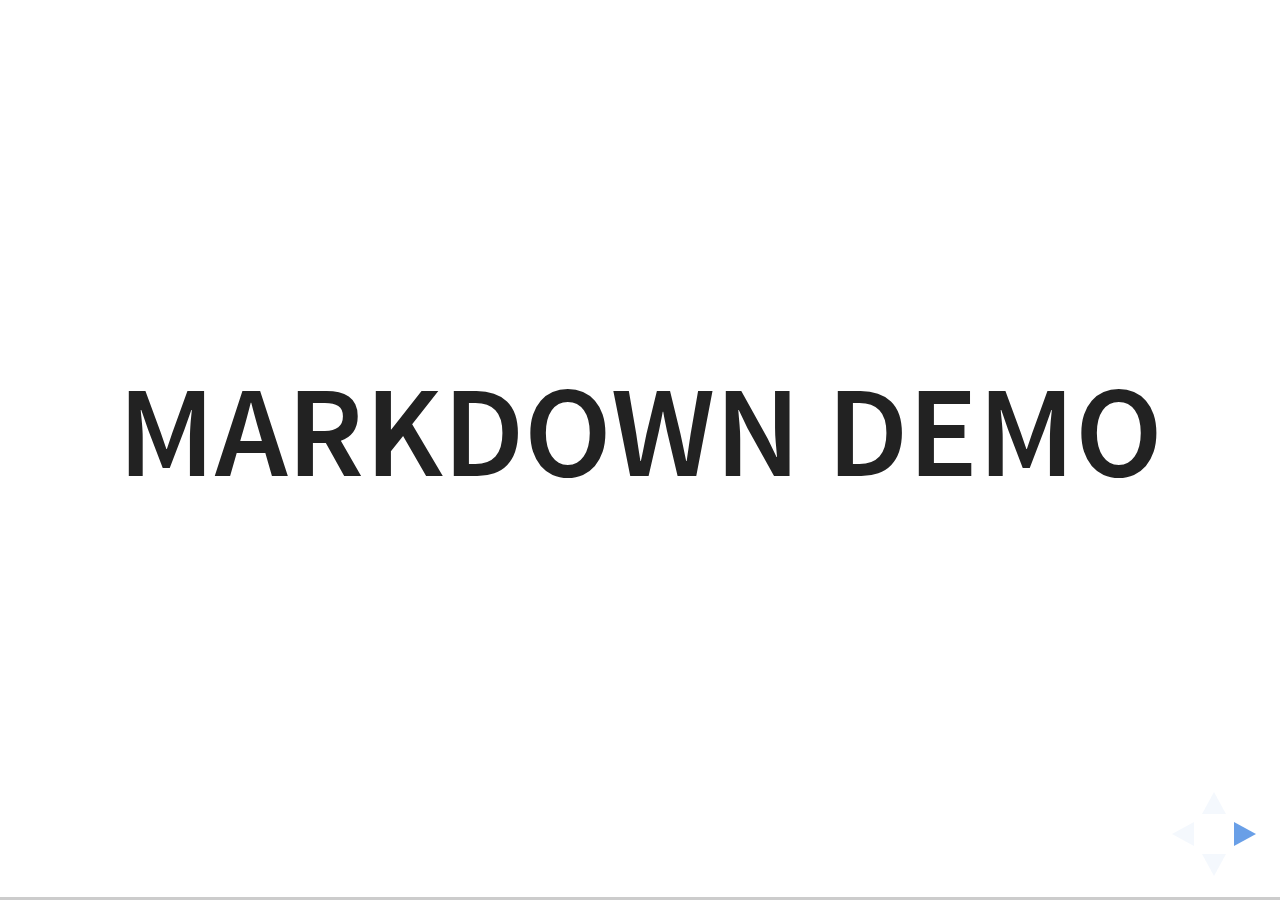
<file: slides/plugin/markdown/example.html>
<!doctype html>
<html lang="en">

	<head>
		<meta charset="utf-8">

		<title>reveal.js - Markdown Demo</title>

		<link rel="stylesheet" href="../../css/reveal.css">
		<link rel="stylesheet" href="../../css/theme/white.css" id="theme">

        <link rel="stylesheet" href="../../lib/css/zenburn.css">
	</head>

	<body>

		<div class="reveal">

			<div class="slides">

                <!-- Use external markdown resource, separate slides by three newlines; vertical slides by two newlines -->
                <section data-markdown="example.md" data-separator="^\n\n\n" data-separator-vertical="^\n\n"></section>

                <!-- Slides are separated by three dashes (quick 'n dirty regular expression) -->
                <section data-markdown data-separator="---">
                    <script type="text/template">
                        ## Demo 1
                        Slide 1
                        ---
                        ## Demo 1
                        Slide 2
                        ---
                        ## Demo 1
                        Slide 3
                    </script>
                </section>

                <!-- Slides are separated by newline + three dashes + newline, vertical slides identical but two dashes -->
                <section data-markdown data-separator="^\n---\n$" data-separator-vertical="^\n--\n$">
                    <script type="text/template">
                        ## Demo 2
                        Slide 1.1

                        --

                        ## Demo 2
                        Slide 1.2

                        ---

                        ## Demo 2
                        Slide 2
                    </script>
                </section>

                <!-- No "extra" slides, since there are no separators defined (so they'll become horizontal rulers) -->
                <section data-markdown>
                    <script type="text/template">
                        A

                        ---

                        B

                        ---

                        C
                    </script>
                </section>

                <!-- Slide attributes -->
                <section data-markdown>
                    <script type="text/template">
                        <!-- .slide: data-background="#000000" -->
                        ## Slide attributes
                    </script>
                </section>

                <!-- Element attributes -->
                <section data-markdown>
                    <script type="text/template">
                        ## Element attributes
                        - Item 1 <!-- .element: class="fragment" data-fragment-index="2" -->
                        - Item 2 <!-- .element: class="fragment" data-fragment-index="1" -->
                    </script>
                </section>

                <!-- Code -->
                <section data-markdown>
                    <script type="text/template">
                        ```php
                        public function foo()
                        {
                            $foo = array(
                                'bar' => 'bar'
                            )
                        }
                        ```
                    </script>
                </section>

            </div>
		</div>

		<script src="../../lib/js/head.min.js"></script>
		<script src="../../js/reveal.js"></script>

		<script>

			Reveal.initialize({
				controls: true,
				progress: true,
				history: true,
				center: true,

				// Optional libraries used to extend on reveal.js
				dependencies: [
					{ src: '../../lib/js/classList.js', condition: function() { return !document.body.classList; } },
					{ src: 'marked.js', condition: function() { return !!document.querySelector( '[data-markdown]' ); } },
                    { src: 'markdown.js', condition: function() { return !!document.querySelector( '[data-markdown]' ); } },
                    { src: '../highlight/highlight.js', async: true, callback: function() { hljs.initHighlightingOnLoad(); } },
					{ src: '../notes/notes.js' }
				]
			});

		</script>

	</body>
</html>
</file>
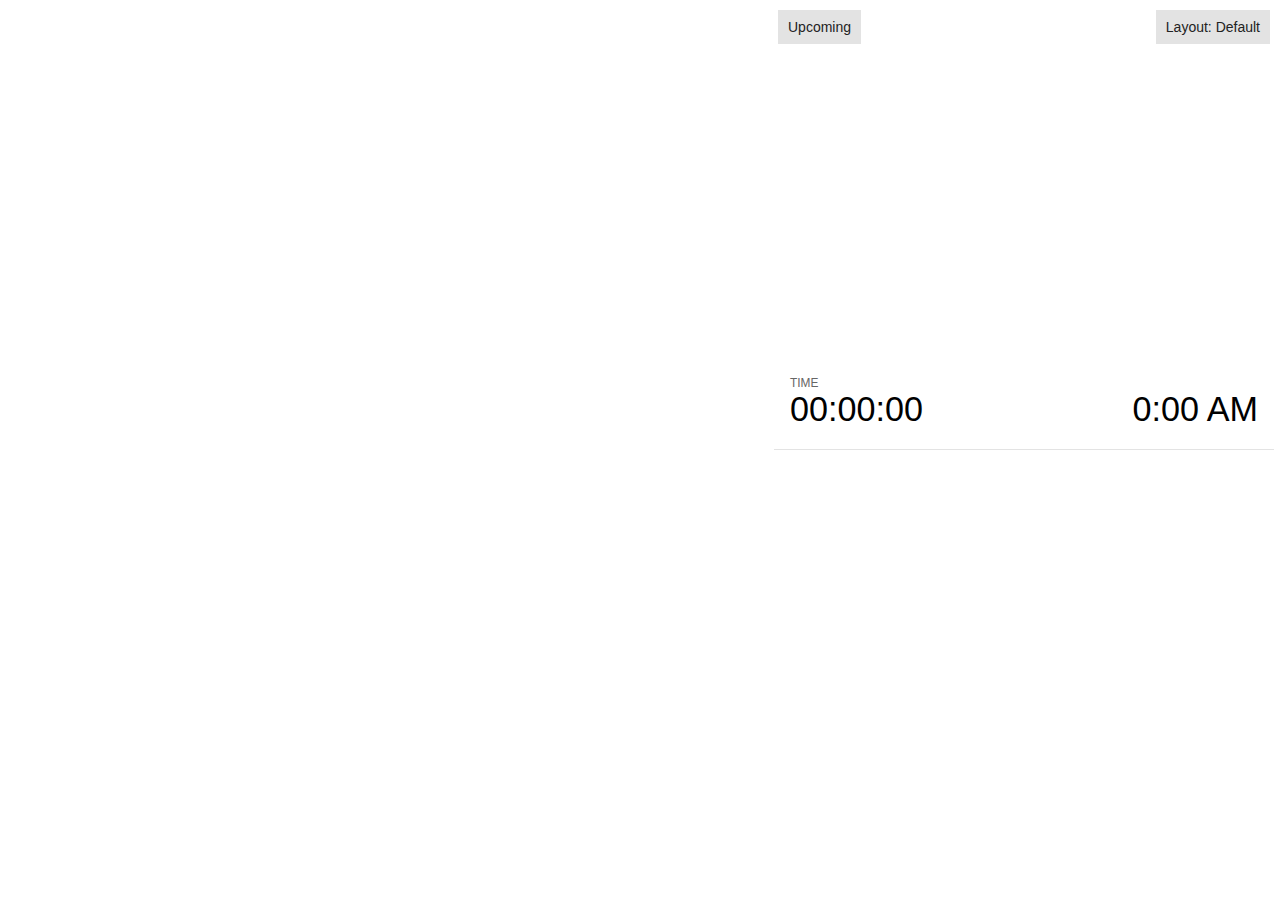
<file: slides/plugin/notes/notes.html>
<!doctype html>
<html lang="en">
	<head>
		<meta charset="utf-8">

		<title>reveal.js - Slide Notes</title>

		<style>
			body {
				font-family: Helvetica;
				font-size: 18px;
			}

			#current-slide,
			#upcoming-slide,
			#speaker-controls {
				padding: 6px;
				box-sizing: border-box;
				-moz-box-sizing: border-box;
			}

			#current-slide iframe,
			#upcoming-slide iframe {
				width: 100%;
				height: 100%;
				border: 1px solid #ddd;
			}

			#current-slide .label,
			#upcoming-slide .label {
				position: absolute;
				top: 10px;
				left: 10px;
				z-index: 2;
			}

			.overlay-element {
				height: 34px;
				line-height: 34px;
				padding: 0 10px;
				text-shadow: none;
				background: rgba( 220, 220, 220, 0.8 );
				color: #222;
				font-size: 14px;
			}

			.overlay-element.interactive:hover {
				background: rgba( 220, 220, 220, 1 );
			}

			#current-slide {
				position: absolute;
				width: 60%;
				height: 100%;
				top: 0;
				left: 0;
				padding-right: 0;
			}

			#upcoming-slide {
				position: absolute;
				width: 40%;
				height: 40%;
				right: 0;
				top: 0;
			}

			/* Speaker controls */
			#speaker-controls {
				position: absolute;
				top: 40%;
				right: 0;
				width: 40%;
				height: 60%;
				overflow: auto;
				font-size: 18px;
			}

				.speaker-controls-time.hidden,
				.speaker-controls-notes.hidden {
					display: none;
				}

				.speaker-controls-time .label,
				.speaker-controls-pace .label,
				.speaker-controls-notes .label {
					text-transform: uppercase;
					font-weight: normal;
					font-size: 0.66em;
					color: #666;
					margin: 0;
				}

				.speaker-controls-time, .speaker-controls-pace {
					border-bottom: 1px solid rgba( 200, 200, 200, 0.5 );
					margin-bottom: 10px;
					padding: 10px 16px;
					padding-bottom: 20px;
					cursor: pointer;
				}

				.speaker-controls-time .reset-button {
					opacity: 0;
					float: right;
					color: #666;
					text-decoration: none;
				}
				.speaker-controls-time:hover .reset-button {
					opacity: 1;
				}

				.speaker-controls-time .timer,
				.speaker-controls-time .clock {
					width: 50%;
				}

				.speaker-controls-time .timer,
				.speaker-controls-time .clock,
				.speaker-controls-time .pacing .hours-value,
				.speaker-controls-time .pacing .minutes-value,
				.speaker-controls-time .pacing .seconds-value {
					font-size: 1.9em;
				}

				.speaker-controls-time .timer {
					float: left;
				}

				.speaker-controls-time .clock {
					float: right;
					text-align: right;
				}

				.speaker-controls-time span.mute {
					opacity: 0.3;
				}

				.speaker-controls-time .pacing-title {
					margin-top: 5px;
				}

				.speaker-controls-time .pacing.ahead {
					color: blue;
				}

				.speaker-controls-time .pacing.on-track {
					color: green;
				}

				.speaker-controls-time .pacing.behind {
					color: red;
				}

				.speaker-controls-notes {
					padding: 10px 16px;
				}

				.speaker-controls-notes .value {
					margin-top: 5px;
					line-height: 1.4;
					font-size: 1.2em;
				}

			/* Layout selector */
			#speaker-layout {
				position: absolute;
				top: 10px;
				right: 10px;
				color: #222;
				z-index: 10;
			}
				#speaker-layout select {
					position: absolute;
					width: 100%;
					height: 100%;
					top: 0;
					left: 0;
					border: 0;
					box-shadow: 0;
					cursor: pointer;
					opacity: 0;

					font-size: 1em;
					background-color: transparent;

					-moz-appearance: none;
					-webkit-appearance: none;
					-webkit-tap-highlight-color: rgba(0, 0, 0, 0);
				}

				#speaker-layout select:focus {
					outline: none;
					box-shadow: none;
				}

			.clear {
				clear: both;
			}

			/* Speaker layout: Wide */
			body[data-speaker-layout="wide"] #current-slide,
			body[data-speaker-layout="wide"] #upcoming-slide {
				width: 50%;
				height: 45%;
				padding: 6px;
			}

			body[data-speaker-layout="wide"] #current-slide {
				top: 0;
				left: 0;
			}

			body[data-speaker-layout="wide"] #upcoming-slide {
				top: 0;
				left: 50%;
			}

			body[data-speaker-layout="wide"] #speaker-controls {
				top: 45%;
				left: 0;
				width: 100%;
				height: 50%;
				font-size: 1.25em;
			}

			/* Speaker layout: Tall */
			body[data-speaker-layout="tall"] #current-slide,
			body[data-speaker-layout="tall"] #upcoming-slide {
				width: 45%;
				height: 50%;
				padding: 6px;
			}

			body[data-speaker-layout="tall"] #current-slide {
				top: 0;
				left: 0;
			}

			body[data-speaker-layout="tall"] #upcoming-slide {
				top: 50%;
				left: 0;
			}

			body[data-speaker-layout="tall"] #speaker-controls {
				padding-top: 40px;
				top: 0;
				left: 45%;
				width: 55%;
				height: 100%;
				font-size: 1.25em;
			}

			/* Speaker layout: Notes only */
			body[data-speaker-layout="notes-only"] #current-slide,
			body[data-speaker-layout="notes-only"] #upcoming-slide {
				display: none;
			}

			body[data-speaker-layout="notes-only"] #speaker-controls {
				padding-top: 40px;
				top: 0;
				left: 0;
				width: 100%;
				height: 100%;
				font-size: 1.25em;
			}

			@media screen and (max-width: 1080px) {
				body[data-speaker-layout="default"] #speaker-controls {
					font-size: 16px;
				}
			}

			@media screen and (max-width: 900px) {
				body[data-speaker-layout="default"] #speaker-controls {
					font-size: 14px;
				}
			}

			@media screen and (max-width: 800px) {
				body[data-speaker-layout="default"] #speaker-controls {
					font-size: 12px;
				}
			}

		</style>
	</head>

	<body>

		<div id="current-slide"></div>
		<div id="upcoming-slide"><span class="overlay-element label">Upcoming</span></div>
		<div id="speaker-controls">
			<div class="speaker-controls-time">
				<h4 class="label">Time <span class="reset-button">Click to Reset</span></h4>
				<div class="clock">
					<span class="clock-value">0:00 AM</span>
				</div>
				<div class="timer">
					<span class="hours-value">00</span><span class="minutes-value">:00</span><span class="seconds-value">:00</span>
				</div>
				<div class="clear"></div>

				<h4 class="label pacing-title" style="display: none">Pacing – Time to finish current slide</h4>
				<div class="pacing" style="display: none">
					<span class="hours-value">00</span><span class="minutes-value">:00</span><span class="seconds-value">:00</span>
				</div>
			</div>

			<div class="speaker-controls-notes hidden">
				<h4 class="label">Notes</h4>
				<div class="value"></div>
			</div>
		</div>
		<div id="speaker-layout" class="overlay-element interactive">
			<span class="speaker-layout-label"></span>
			<select class="speaker-layout-dropdown"></select>
		</div>

		<script src="../../plugin/markdown/marked.js"></script>
		<script>

			(function() {

				var notes,
					notesValue,
					currentState,
					currentSlide,
					upcomingSlide,
					layoutLabel,
					layoutDropdown,
					connected = false;

				var SPEAKER_LAYOUTS = {
					'default': 'Default',
					'wide': 'Wide',
					'tall': 'Tall',
					'notes-only': 'Notes only'
				};

				setupLayout();

				window.addEventListener( 'message', function( event ) {

					var data = JSON.parse( event.data );

					// The overview mode is only useful to the reveal.js instance
					// where navigation occurs so we don't sync it
					if( data.state ) delete data.state.overview;

					// Messages sent by the notes plugin inside of the main window
					if( data && data.namespace === 'reveal-notes' ) {
						if( data.type === 'connect' ) {
							handleConnectMessage( data );
						}
						else if( data.type === 'state' ) {
							handleStateMessage( data );
						}
					}
					// Messages sent by the reveal.js inside of the current slide preview
					else if( data && data.namespace === 'reveal' ) {
						if( /ready/.test( data.eventName ) ) {
							// Send a message back to notify that the handshake is complete
							window.opener.postMessage( JSON.stringify({ namespace: 'reveal-notes', type: 'connected'} ), '*' );
						}
						else if( /slidechanged|fragmentshown|fragmenthidden|paused|resumed/.test( data.eventName ) && currentState !== JSON.stringify( data.state ) ) {

							window.opener.postMessage( JSON.stringify({ method: 'setState', args: [ data.state ]} ), '*' );

						}
					}

				} );

				/**
				 * Called when the main window is trying to establish a
				 * connection.
				 */
				function handleConnectMessage( data ) {

					if( connected === false ) {
						connected = true;

						setupIframes( data );
						setupKeyboard();
						setupNotes();
						setupTimer();
					}

				}

				/**
				 * Called when the main window sends an updated state.
				 */
				function handleStateMessage( data ) {

					// Store the most recently set state to avoid circular loops
					// applying the same state
					currentState = JSON.stringify( data.state );

					// No need for updating the notes in case of fragment changes
					if ( data.notes ) {
						notes.classList.remove( 'hidden' );
						notesValue.style.whiteSpace = data.whitespace;
						if( data.markdown ) {
							notesValue.innerHTML = marked( data.notes );
						}
						else {
							notesValue.innerHTML = data.notes;
						}
					}
					else {
						notes.classList.add( 'hidden' );
					}

					// Update the note slides
					currentSlide.contentWindow.postMessage( JSON.stringify({ method: 'setState', args: [ data.state ] }), '*' );
					upcomingSlide.contentWindow.postMessage( JSON.stringify({ method: 'setState', args: [ data.state ] }), '*' );
					upcomingSlide.contentWindow.postMessage( JSON.stringify({ method: 'next' }), '*' );

				}

				// Limit to max one state update per X ms
				handleStateMessage = debounce( handleStateMessage, 200 );

				/**
				 * Forward keyboard events to the current slide window.
				 * This enables keyboard events to work even if focus
				 * isn't set on the current slide iframe.
				 */
				function setupKeyboard() {

					document.addEventListener( 'keydown', function( event ) {
						currentSlide.contentWindow.postMessage( JSON.stringify({ method: 'triggerKey', args: [ event.keyCode ] }), '*' );
					} );

				}

				/**
				 * Creates the preview iframes.
				 */
				function setupIframes( data ) {

					var params = [
						'receiver',
						'progress=false',
						'history=false',
						'transition=none',
						'autoSlide=0',
						'backgroundTransition=none'
					].join( '&' );

					var urlSeparator = /\?/.test(data.url) ? '&' : '?';
					var hash = '#/' + data.state.indexh + '/' + data.state.indexv;
					var currentURL = data.url + urlSeparator + params + '&postMessageEvents=true' + hash;
					var upcomingURL = data.url + urlSeparator + params + '&controls=false' + hash;

					currentSlide = document.createElement( 'iframe' );
					currentSlide.setAttribute( 'width', 1280 );
					currentSlide.setAttribute( 'height', 1024 );
					currentSlide.setAttribute( 'src', currentURL );
					document.querySelector( '#current-slide' ).appendChild( currentSlide );

					upcomingSlide = document.createElement( 'iframe' );
					upcomingSlide.setAttribute( 'width', 640 );
					upcomingSlide.setAttribute( 'height', 512 );
					upcomingSlide.setAttribute( 'src', upcomingURL );
					document.querySelector( '#upcoming-slide' ).appendChild( upcomingSlide );

				}

				/**
				 * Setup the notes UI.
				 */
				function setupNotes() {

					notes = document.querySelector( '.speaker-controls-notes' );
					notesValue = document.querySelector( '.speaker-controls-notes .value' );

				}

				function getTimings() {

					var slides = Reveal.getSlides();
					var defaultTiming = Reveal.getConfig().defaultTiming;
					if (defaultTiming == null) {
						return null;
					}
					var timings = [];
					for ( var i in slides ) {
						var slide = slides[i];
						var timing = defaultTiming;
						if( slide.hasAttribute( 'data-timing' )) {
							var t = slide.getAttribute( 'data-timing' );
							timing = parseInt(t);
							if( isNaN(timing) ) {
								console.warn("Could not parse timing '" + t + "' of slide " + i + "; using default of " + defaultTiming);
								timing = defaultTiming;
							}
						}
						timings.push(timing);
					}
					return timings;

				}

				/**
				 * Return the number of seconds allocated for presenting
				 * all slides up to and including this one.
				 */
				function getTimeAllocated(timings) {

					var slides = Reveal.getSlides();
					var allocated = 0;
					var currentSlide = Reveal.getSlidePastCount();
					for (var i in slides.slice(0, currentSlide + 1)) {
						allocated += timings[i];
					}
					return allocated;

				}

				/**
				 * Create the timer and clock and start updating them
				 * at an interval.
				 */
				function setupTimer() {

					var start = new Date(),
					timeEl = document.querySelector( '.speaker-controls-time' ),
					clockEl = timeEl.querySelector( '.clock-value' ),
					hoursEl = timeEl.querySelector( '.hours-value' ),
					minutesEl = timeEl.querySelector( '.minutes-value' ),
					secondsEl = timeEl.querySelector( '.seconds-value' ),
					pacingTitleEl = timeEl.querySelector( '.pacing-title' ),
					pacingEl = timeEl.querySelector( '.pacing' ),
					pacingHoursEl = pacingEl.querySelector( '.hours-value' ),
					pacingMinutesEl = pacingEl.querySelector( '.minutes-value' ),
					pacingSecondsEl = pacingEl.querySelector( '.seconds-value' );

					var timings = getTimings();
					if (timings !== null) {
						pacingTitleEl.style.removeProperty('display');
						pacingEl.style.removeProperty('display');
					}

					function _displayTime( hrEl, minEl, secEl, time) {

						var sign = Math.sign(time) == -1 ? "-" : "";
						time = Math.abs(Math.round(time / 1000));
						var seconds = time % 60;
						var minutes = Math.floor( time / 60 ) % 60 ;
						var hours = Math.floor( time / ( 60 * 60 )) ;
						hrEl.innerHTML = sign + zeroPadInteger( hours );
						if (hours == 0) {
							hrEl.classList.add( 'mute' );
						}
						else {
							hrEl.classList.remove( 'mute' );
						}
						minEl.innerHTML = ':' + zeroPadInteger( minutes );
						if (hours == 0 && minutes == 0) {
							minEl.classList.add( 'mute' );
						}
						else {
							minEl.classList.remove( 'mute' );
						}
						secEl.innerHTML = ':' + zeroPadInteger( seconds );
					}

					function _updateTimer() {

						var diff, hours, minutes, seconds,
						now = new Date();

						diff = now.getTime() - start.getTime();

						clockEl.innerHTML = now.toLocaleTimeString( 'en-US', { hour12: true, hour: '2-digit', minute:'2-digit' } );
						_displayTime( hoursEl, minutesEl, secondsEl, diff );
						if (timings !== null) {
							_updatePacing(diff);
						}

					}

					function _updatePacing(diff) {

						var slideEndTiming = getTimeAllocated(timings) * 1000;
						var currentSlide = Reveal.getSlidePastCount();
						var currentSlideTiming = timings[currentSlide] * 1000;
						var timeLeftCurrentSlide = slideEndTiming - diff;
						if (timeLeftCurrentSlide < 0) {
							pacingEl.className = 'pacing behind';
						}
						else if (timeLeftCurrentSlide < currentSlideTiming) {
							pacingEl.className = 'pacing on-track';
						}
						else {
							pacingEl.className = 'pacing ahead';
						}
						_displayTime( pacingHoursEl, pacingMinutesEl, pacingSecondsEl, timeLeftCurrentSlide );

					}

					// Update once directly
					_updateTimer();

					// Then update every second
					setInterval( _updateTimer, 1000 );

					function _resetTimer() {

						if (timings == null) {
							start = new Date();
						}
						else {
							// Reset timer to beginning of current slide
							var slideEndTiming = getTimeAllocated(timings) * 1000;
							var currentSlide = Reveal.getSlidePastCount();
							var currentSlideTiming = timings[currentSlide] * 1000;
							var previousSlidesTiming = slideEndTiming - currentSlideTiming;
							var now = new Date();
							start = new Date(now.getTime() - previousSlidesTiming);
						}
						_updateTimer();

					}

					timeEl.addEventListener( 'click', function() {
						_resetTimer();
						return false;
					} );

				}

				/**
				 * Sets up the speaker view layout and layout selector.
				 */
				function setupLayout() {

					layoutDropdown = document.querySelector( '.speaker-layout-dropdown' );
					layoutLabel = document.querySelector( '.speaker-layout-label' );

					// Render the list of available layouts
					for( var id in SPEAKER_LAYOUTS ) {
						var option = document.createElement( 'option' );
						option.setAttribute( 'value', id );
						option.textContent = SPEAKER_LAYOUTS[ id ];
						layoutDropdown.appendChild( option );
					}

					// Monitor the dropdown for changes
					layoutDropdown.addEventListener( 'change', function( event ) {

						setLayout( layoutDropdown.value );

					}, false );

					// Restore any currently persisted layout
					setLayout( getLayout() );

				}

				/**
				 * Sets a new speaker view layout. The layout is persisted
				 * in local storage.
				 */
				function setLayout( value ) {

					var title = SPEAKER_LAYOUTS[ value ];

					layoutLabel.innerHTML = 'Layout' + ( title ? ( ': ' + title ) : '' );
					layoutDropdown.value = value;

					document.body.setAttribute( 'data-speaker-layout', value );

					// Persist locally
					if( window.localStorage ) {
						window.localStorage.setItem( 'reveal-speaker-layout', value );
					}

				}

				/**
				 * Returns the ID of the most recently set speaker layout
				 * or our default layout if none has been set.
				 */
				function getLayout() {

					if( window.localStorage ) {
						var layout = window.localStorage.getItem( 'reveal-speaker-layout' );
						if( layout ) {
							return layout;
						}
					}

					// Default to the first record in the layouts hash
					for( var id in SPEAKER_LAYOUTS ) {
						return id;
					}

				}

				function zeroPadInteger( num ) {

					var str = '00' + parseInt( num );
					return str.substring( str.length - 2 );

				}

				/**
				 * Limits the frequency at which a function can be called.
				 */
				function debounce( fn, ms ) {

					var lastTime = 0,
						timeout;

					return function() {

						var args = arguments;
						var context = this;

						clearTimeout( timeout );

						var timeSinceLastCall = Date.now() - lastTime;
						if( timeSinceLastCall > ms ) {
							fn.apply( context, args );
							lastTime = Date.now();
						}
						else {
							timeout = setTimeout( function() {
								fn.apply( context, args );
								lastTime = Date.now();
							}, ms - timeSinceLastCall );
						}

					}

				}

			})();

		</script>
	</body>
</html>
</file>
<file: slides/css/theme/white.css>
/**
 * White theme for reveal.js. This is the opposite of the 'black' theme.
 *
 * By Hakim El Hattab, http://hakim.se
 */
@import url(../../lib/font/source-sans-pro/source-sans-pro.css);
section.has-dark-background, section.has-dark-background h1, section.has-dark-background h2, section.has-dark-background h3, section.has-dark-background h4, section.has-dark-background h5, section.has-dark-background h6 {
  color: #fff; }

/*********************************************
 * GLOBAL STYLES
 *********************************************/
body {
  background: #fff;
  background-color: #fff; }

.reveal {
  font-family: "Source Sans Pro", Helvetica, sans-serif;
  font-size: 42px;
  font-weight: normal;
  color: #222; }

::selection {
  color: #fff;
  background: #98bdef;
  text-shadow: none; }

::-moz-selection {
  color: #fff;
  background: #98bdef;
  text-shadow: none; }

.reveal .slides > section,
.reveal .slides > section > section {
  line-height: 1.3;
  font-weight: inherit; }

/*********************************************
 * HEADERS
 *********************************************/
.reveal h1,
.reveal h2,
.reveal h3,
.reveal h4,
.reveal h5,
.reveal h6 {
  margin: 0 0 20px 0;
  color: #222;
  font-family: "Source Sans Pro", Helvetica, sans-serif;
  font-weight: 600;
  line-height: 1.2;
  letter-spacing: normal;
  text-transform: uppercase;
  text-shadow: none;
  word-wrap: break-word; }

.reveal h1 {
  font-size: 2.5em; }

.reveal h2 {
  font-size: 1.6em; }

.reveal h3 {
  font-size: 1.3em; }

.reveal h4 {
  font-size: 1em; }

.reveal h1 {
  text-shadow: none; }

/*********************************************
 * OTHER
 *********************************************/
.reveal p {
  margin: 20px 0;
  line-height: 1.3; }

/* Ensure certain elements are never larger than the slide itself */
.reveal img,
.reveal video,
.reveal iframe {
  max-width: 95%;
  max-height: 95%; }

.reveal strong,
.reveal b {
  font-weight: bold; }

.reveal em {
  font-style: italic; }

.reveal ol,
.reveal dl,
.reveal ul {
  display: inline-block;
  text-align: left;
  margin: 0 0 0 1em; }

.reveal ol {
  list-style-type: decimal; }

.reveal ul {
  list-style-type: disc; }

.reveal ul ul {
  list-style-type: square; }

.reveal ul ul ul {
  list-style-type: circle; }

.reveal ul ul,
.reveal ul ol,
.reveal ol ol,
.reveal ol ul {
  display: block;
  margin-left: 40px; }

.reveal dt {
  font-weight: bold; }

.reveal dd {
  margin-left: 40px; }

.reveal q,
.reveal blockquote {
  quotes: none; }

.reveal blockquote {
  display: block;
  position: relative;
  width: 70%;
  margin: 20px auto;
  padding: 5px;
  font-style: italic;
  background: rgba(255, 255, 255, 0.05);
  box-shadow: 0px 0px 2px rgba(0, 0, 0, 0.2); }

.reveal blockquote p:first-child,
.reveal blockquote p:last-child {
  display: inline-block; }

.reveal q {
  font-style: italic; }

.reveal pre {
  display: block;
  position: relative;
  width: 90%;
  margin: 20px auto;
  text-align: left;
  font-size: 0.55em;
  font-family: monospace;
  line-height: 1.2em;
  word-wrap: break-word;
  box-shadow: 0px 0px 6px rgba(0, 0, 0, 0.3); }

.reveal code {
  font-family: monospace; }

.reveal pre code {
  display: block;
  padding: 5px;
  overflow: auto;
  max-height: 400px;
  word-wrap: normal; }

.reveal table {
  margin: auto;
  border-collapse: collapse;
  border-spacing: 0; }

.reveal table th {
  font-weight: bold; }

.reveal table th,
.reveal table td {
  text-align: left;
  padding: 0.2em 0.5em 0.2em 0.5em;
  border-bottom: 1px solid; }

.reveal table th[align="center"],
.reveal table td[align="center"] {
  text-align: center; }

.reveal table th[align="right"],
.reveal table td[align="right"] {
  text-align: right; }

.reveal table tbody tr:last-child th,
.reveal table tbody tr:last-child td {
  border-bottom: none; }

.reveal sup {
  vertical-align: super; }

.reveal sub {
  vertical-align: sub; }

.reveal small {
  display: inline-block;
  font-size: 0.6em;
  line-height: 1.2em;
  vertical-align: top; }

.reveal small * {
  vertical-align: top; }

/*********************************************
 * LINKS
 *********************************************/
.reveal a {
  color: #2a76dd;
  text-decoration: none;
  -webkit-transition: color .15s ease;
  -moz-transition: color .15s ease;
  transition: color .15s ease; }

.reveal a:hover {
  color: #6ca0e8;
  text-shadow: none;
  border: none; }

.reveal .roll span:after {
  color: #fff;
  background: #1a53a1; }

/*********************************************
 * IMAGES
 *********************************************/
.reveal section img {
  margin: 15px 0px;
  background: rgba(255, 255, 255, 0.12);
  border: 4px solid #222;
  box-shadow: 0 0 10px rgba(0, 0, 0, 0.15); }

.reveal section img.plain {
  border: 0;
  box-shadow: none; }

.reveal a img {
  -webkit-transition: all .15s linear;
  -moz-transition: all .15s linear;
  transition: all .15s linear; }

.reveal a:hover img {
  background: rgba(255, 255, 255, 0.2);
  border-color: #2a76dd;
  box-shadow: 0 0 20px rgba(0, 0, 0, 0.55); }

/*********************************************
 * NAVIGATION CONTROLS
 *********************************************/
.reveal .controls .navigate-left,
.reveal .controls .navigate-left.enabled {
  border-right-color: #2a76dd; }

.reveal .controls .navigate-right,
.reveal .controls .navigate-right.enabled {
  border-left-color: #2a76dd; }

.reveal .controls .navigate-up,
.reveal .controls .navigate-up.enabled {
  border-bottom-color: #2a76dd; }

.reveal .controls .navigate-down,
.reveal .controls .navigate-down.enabled {
  border-top-color: #2a76dd; }

.reveal .controls .navigate-left.enabled:hover {
  border-right-color: #6ca0e8; }

.reveal .controls .navigate-right.enabled:hover {
  border-left-color: #6ca0e8; }

.reveal .controls .navigate-up.enabled:hover {
  border-bottom-color: #6ca0e8; }

.reveal .controls .navigate-down.enabled:hover {
  border-top-color: #6ca0e8; }

/*********************************************
 * PROGRESS BAR
 *********************************************/
.reveal .progress {
  background: rgba(0, 0, 0, 0.2); }

.reveal .progress span {
  background: #2a76dd;
  -webkit-transition: width 800ms cubic-bezier(0.26, 0.86, 0.44, 0.985);
  -moz-transition: width 800ms cubic-bezier(0.26, 0.86, 0.44, 0.985);
  transition: width 800ms cubic-bezier(0.26, 0.86, 0.44, 0.985); }
</file>
<file: slides/lib/css/zenburn.css>
/*

Zenburn style from voldmar.ru (c) Vladimir Epifanov <voldmar@voldmar.ru>
based on dark.css by Ivan Sagalaev

*/

.hljs {
  display: block;
  overflow-x: auto;
  padding: 0.5em;
  background: #3f3f3f;
  color: #dcdcdc;
}

.hljs-keyword,
.hljs-selector-tag,
.hljs-tag {
  color: #e3ceab;
}

.hljs-template-tag {
  color: #dcdcdc;
}

.hljs-number {
  color: #8cd0d3;
}

.hljs-variable,
.hljs-template-variable,
.hljs-attribute {
  color: #efdcbc;
}

.hljs-literal {
  color: #efefaf;
}

.hljs-subst {
  color: #8f8f8f;
}

.hljs-title,
.hljs-name,
.hljs-selector-id,
.hljs-selector-class,
.hljs-section,
.hljs-type {
  color: #efef8f;
}

.hljs-symbol,
.hljs-bullet,
.hljs-link {
  color: #dca3a3;
}

.hljs-deletion,
.hljs-string,
.hljs-built_in,
.hljs-builtin-name {
  color: #cc9393;
}

.hljs-addition,
.hljs-comment,
.hljs-quote,
.hljs-meta {
  color: #7f9f7f;
}


.hljs-emphasis {
  font-style: italic;
}

.hljs-strong {
  font-weight: bold;
}
</file>
